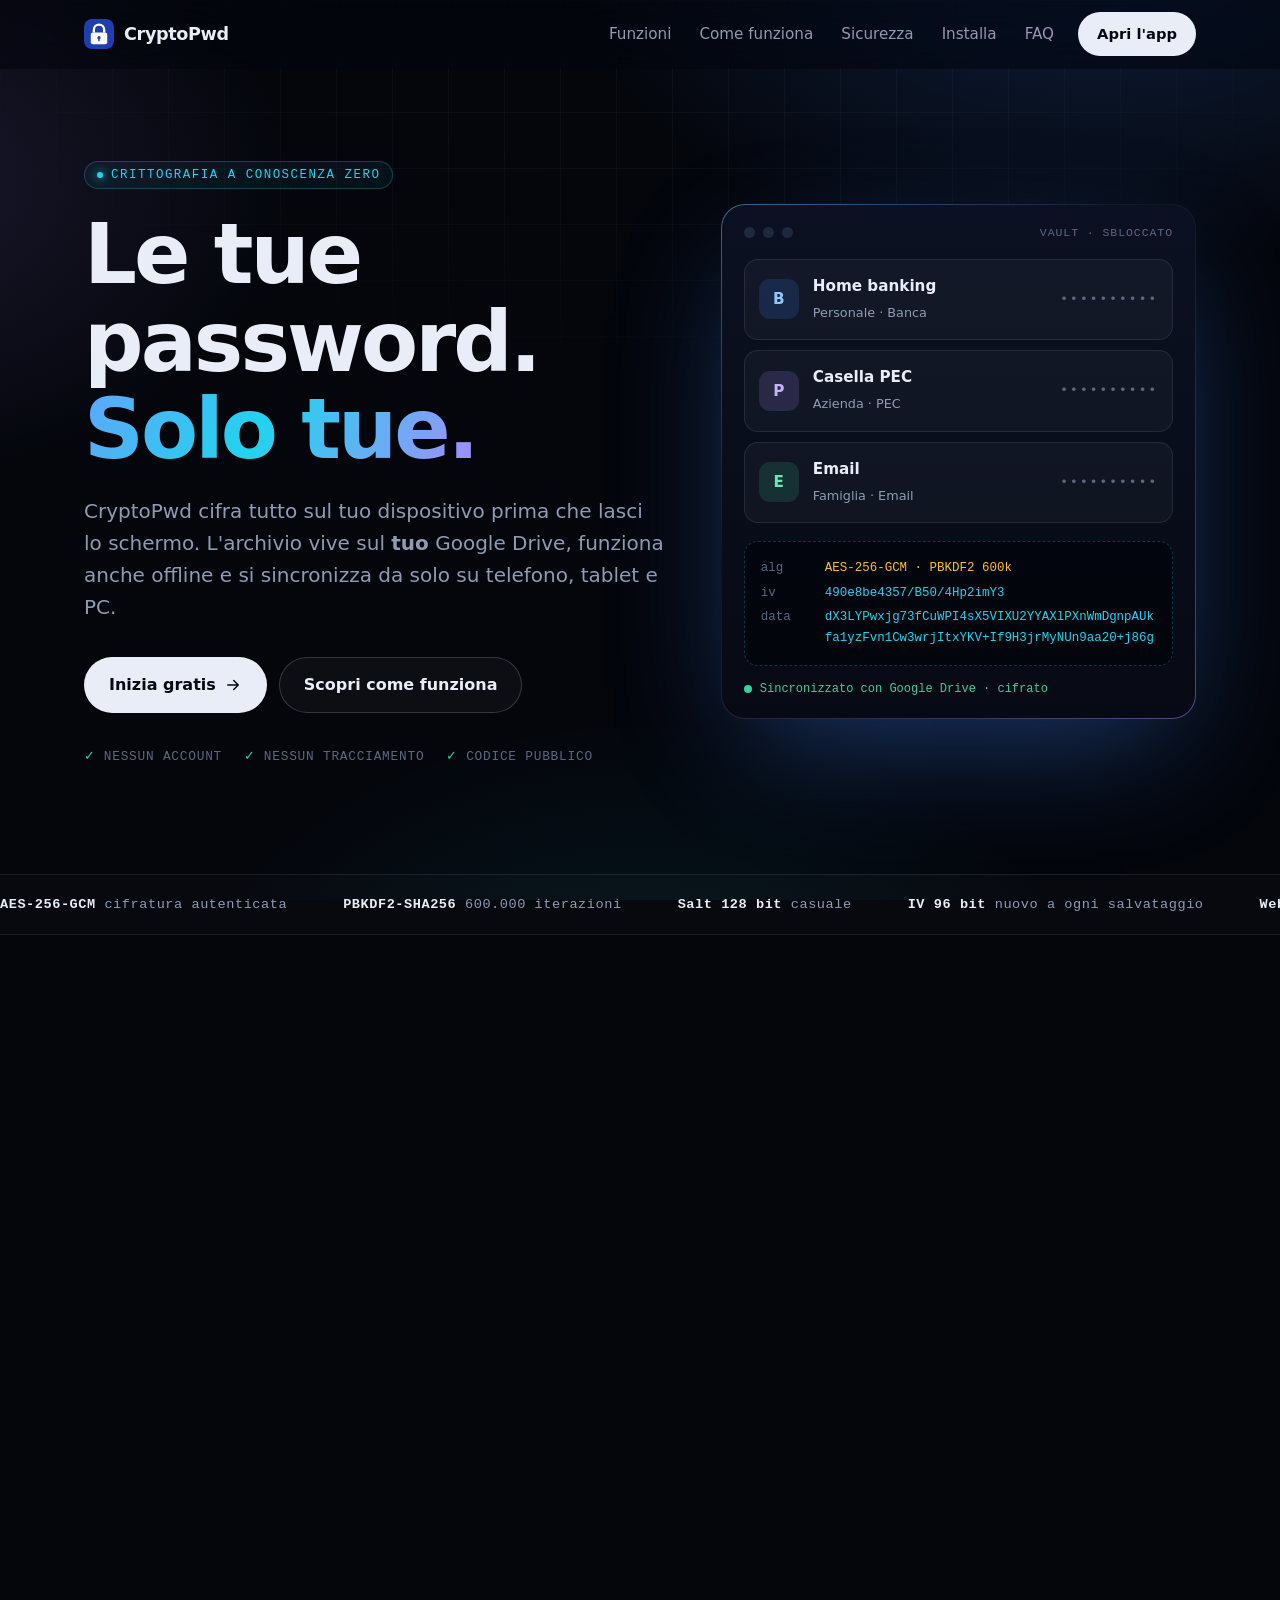
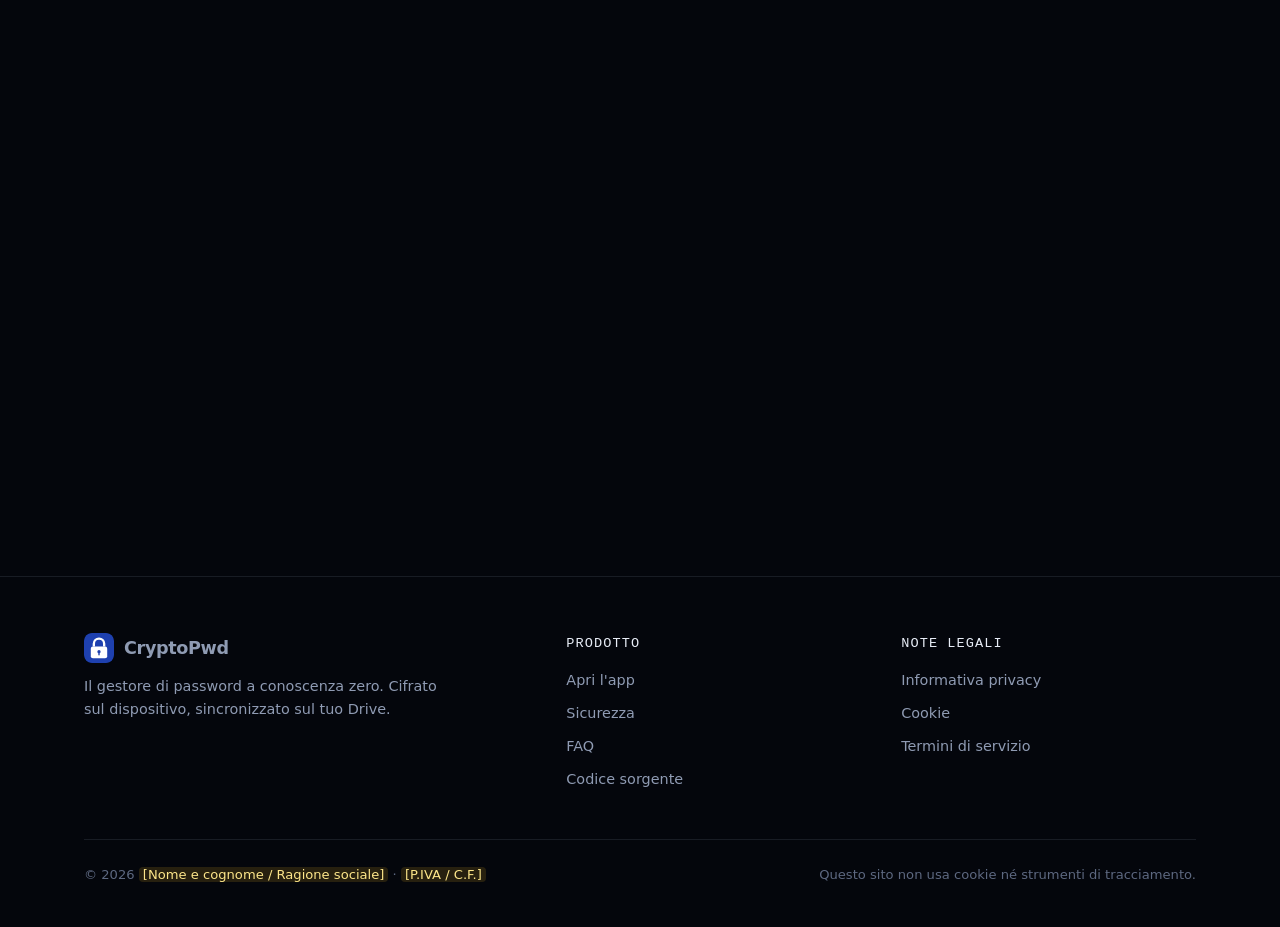
<file: index.html>
<!doctype html>
<html lang="it" class="no-js">
<head>
  <meta charset="utf-8">
  <meta name="viewport" content="width=device-width, initial-scale=1, viewport-fit=cover">
  <meta http-equiv="Content-Security-Policy" content="default-src 'self'; script-src 'self'; style-src 'self'; img-src 'self' data:; object-src 'none'; base-uri 'none'; form-action 'none'; frame-ancestors 'none'">
  <meta name="referrer" content="strict-origin-when-cross-origin">
  <title>CryptoPwd — Il gestore di password che cifra tutto sul tuo dispositivo</title>
  <meta name="description" content="CryptoPwd è il gestore di password a conoscenza zero: cifratura AES-256 sul dispositivo, archivio sul tuo Google Drive, funziona offline su telefono, tablet e PC. Nessun account, nessun tracciamento.">
  <meta name="theme-color" content="#04060c">
  <link rel="canonical" href="https://cryptopwd.it/">
  <link rel="icon" href="assets/icon.svg" type="image/svg+xml">
  <link rel="apple-touch-icon" href="assets/icon-192.png">
  <meta property="og:type" content="website">
  <meta property="og:locale" content="it_IT">
  <meta property="og:site_name" content="CryptoPwd">
  <meta property="og:title" content="CryptoPwd — Le tue password, solo tue">
  <meta property="og:description" content="Cifratura AES-256 sul dispositivo, archivio sul tuo Google Drive, funziona offline. Nessuno vede le tue password, nemmeno noi.">
  <meta property="og:url" content="https://cryptopwd.it/">
  <meta property="og:image" content="https://cryptopwd.it/assets/icon-192.png">
  <link rel="stylesheet" href="assets/style.css">
  <script src="assets/main.js" defer></script>
</head>
<body>
  <a class="skip" href="#main">Vai al contenuto</a>
  <div class="bg" aria-hidden="true"></div>

  <header class="header">
    <div class="wrap">
      <a class="brand" href="./" aria-label="CryptoPwd, home">
        <img src="assets/icon.svg" alt="" width="30" height="30">CryptoPwd
      </a>
      <nav class="nav" id="nav" aria-label="Principale">
        <a href="#funzioni">Funzioni</a>
        <a href="#come-funziona">Come funziona</a>
        <a href="#sicurezza">Sicurezza</a>
        <a href="#installa">Installa</a>
        <a href="#faq">FAQ</a>
      </nav>
      <a class="btn btn-primary btn-cta" href="https://app.cryptopwd.it/">Apri l'app</a>
      <button class="menu-btn" type="button" aria-controls="nav" aria-expanded="false" aria-label="Apri il menu">
        <svg width="20" height="20" viewBox="0 0 24 24" fill="none" stroke="currentColor" stroke-width="2" stroke-linecap="round" aria-hidden="true"><path d="M4 7h16M4 12h16M4 17h16"/></svg>
      </button>
    </div>
  </header>

  <main id="main">
    <!-- HERO -->
    <section class="hero">
      <div class="wrap">
        <div class="reveal">
          <span class="eyebrow">Crittografia a conoscenza zero</span>
          <h1>Le tue password.<br><span class="grad">Solo tue.</span></h1>
          <p class="lead">CryptoPwd cifra tutto sul tuo dispositivo prima che lasci lo schermo. L'archivio vive sul <strong>tuo</strong> Google Drive, funziona anche offline e si sincronizza da solo su telefono, tablet e PC.</p>
          <div class="hero-actions">
            <a class="btn btn-primary" href="https://app.cryptopwd.it/">
              Inizia gratis
              <svg viewBox="0 0 24 24" fill="none" stroke="currentColor" stroke-width="2" stroke-linecap="round" stroke-linejoin="round" aria-hidden="true"><path d="M5 12h14M13 6l6 6-6 6"/></svg>
            </a>
            <a class="btn btn-ghost" href="#come-funziona">Scopri come funziona</a>
          </div>
          <div class="hero-meta">
            <span>Nessun account</span>
            <span>Nessun tracciamento</span>
            <span>Codice pubblico</span>
          </div>
        </div>

        <div class="vault-card reveal" aria-label="Esempio: tre password nell'archivio e il dato cifrato che viene salvato su Drive">
          <div class="vault-inner">
            <div class="vault-top" aria-hidden="true"><i></i><i></i><i></i><b>VAULT · SBLOCCATO</b></div>
            <div class="entry">
              <div class="entry-ico a" aria-hidden="true">B</div>
              <div class="entry-txt"><strong>Home banking</strong><small>Personale · Banca</small></div>
              <span class="entry-pwd" aria-label="password nascosta">••••••••••</span>
            </div>
            <div class="entry">
              <div class="entry-ico b" aria-hidden="true">P</div>
              <div class="entry-txt"><strong>Casella PEC</strong><small>Azienda · PEC</small></div>
              <span class="entry-pwd" aria-label="password nascosta">••••••••••</span>
            </div>
            <div class="entry">
              <div class="entry-ico c" aria-hidden="true">E</div>
              <div class="entry-txt"><strong>Email</strong><small>Famiglia · Email</small></div>
              <span class="entry-pwd" aria-label="password nascosta">••••••••••</span>
            </div>
            <div class="cipher-box" aria-hidden="true">
              <div class="cipher-row"><span class="k">alg</span><span class="p">AES-256-GCM · PBKDF2 600k</span></div>
              <div class="cipher-row"><span class="k">iv</span><span class="v" id="demo-iv">a3f1c09e44b27d18e05c6f92</span></div>
              <div class="cipher-row"><span class="k">data</span><span class="v" id="demo-ct">Q2lmcmF0byBzdWwgZGlzcG9zaXRpdm8uIEdvb2dsZSB2ZWRlIHNvbG8gcXVlc3Rv</span></div>
            </div>
            <div class="vault-status"><span class="pulse"></span>Sincronizzato con Google Drive · cifrato</div>
          </div>
        </div>
      </div>
    </section>

    <div class="ticker" aria-hidden="true">
      <div class="ticker-track">
        <span><b>AES-256-GCM</b> cifratura autenticata</span>
        <span><b>PBKDF2-SHA256</b> 600.000 iterazioni</span>
        <span><b>Salt 128 bit</b> casuale</span>
        <span><b>IV 96 bit</b> nuovo a ogni salvataggio</span>
        <span><b>WebCrypto</b> chiave non esportabile</span>
        <span><b>drive.file</b> accesso minimo</span>
        <span><b>Zero</b> librerie esterne</span>
        <span><b>PWA</b> offline-first</span>
        <span><b>AES-256-GCM</b> cifratura autenticata</span>
        <span><b>PBKDF2-SHA256</b> 600.000 iterazioni</span>
        <span><b>Salt 128 bit</b> casuale</span>
        <span><b>IV 96 bit</b> nuovo a ogni salvataggio</span>
        <span><b>WebCrypto</b> chiave non esportabile</span>
        <span><b>drive.file</b> accesso minimo</span>
        <span><b>Zero</b> librerie esterne</span>
        <span><b>PWA</b> offline-first</span>
      </div>
    </div>

    <!-- FUNZIONI -->
    <section id="funzioni">
      <div class="wrap">
        <div class="section-head reveal">
          <span class="eyebrow">Funzioni</span>
          <h2>Tutto quello che serve.<br><span class="muted">Niente di quello che non serve.</span></h2>
          <p class="lead">Pensato per chi gestisce le password di sé, della famiglia e dell'azienda, ed è stanco di affidarle a un server sconosciuto.</p>
        </div>

        <div class="bento">
          <article class="tile wide reveal">
            <div class="ico" aria-hidden="true"><svg viewBox="0 0 24 24" fill="none" stroke="currentColor" stroke-width="1.8" stroke-linecap="round" stroke-linejoin="round"><rect x="4" y="10" width="16" height="11" rx="3"/><path d="M8 10V7a4 4 0 0 1 8 0v3"/><circle cx="12" cy="15.5" r="1.4"/></svg></div>
            <h3>Cifrato sul dispositivo</h3>
            <p>Le password vengono cifrate con AES-256 prima di essere salvate o inviate. La chiave nasce dalla tua password principale e resta solo in memoria: quando l'app si blocca, sparisce.</p>
          </article>
          <article class="tile wide reveal">
            <div class="ico" aria-hidden="true"><svg viewBox="0 0 24 24" fill="none" stroke="currentColor" stroke-width="1.8" stroke-linecap="round" stroke-linejoin="round"><path d="M7 18a5 5 0 0 1-.6-9.96A6 6 0 0 1 18 9a4.5 4.5 0 0 1-.5 9H7z"/><path d="M12 12v5M9.5 14.5 12 12l2.5 2.5"/></svg></div>
            <h3>Sul tuo Google Drive</h3>
            <p>L'archivio cifrato vive nel tuo spazio. Nessun server nostro, nessun abbonamento. L'app vede solo i file che ha creato lei, non il resto del tuo Drive.</p>
          </article>
          <article class="tile reveal">
            <div class="ico" aria-hidden="true"><svg viewBox="0 0 24 24" fill="none" stroke="currentColor" stroke-width="1.8" stroke-linecap="round" stroke-linejoin="round"><path d="M21 12a9 9 0 0 1-15.3 6.4M3 12A9 9 0 0 1 18.3 5.6"/><path d="M18 2v4h-4M6 22v-4h4"/></svg></div>
            <h3>Sincronizzazione intelligente</h3>
            <p>Le modifiche fatte offline su più dispositivi vengono unite voce per voce. Le eliminazioni si propagano.</p>
          </article>
          <article class="tile reveal">
            <div class="ico" aria-hidden="true"><svg viewBox="0 0 24 24" fill="none" stroke="currentColor" stroke-width="1.8" stroke-linecap="round" stroke-linejoin="round"><path d="M2 8.5a15 15 0 0 1 20 0M5 12a10 10 0 0 1 14 0M8.5 15.5a5 5 0 0 1 7 0"/><path d="M3 3l18 18"/></svg></div>
            <h3>Funziona offline</h3>
            <p>Una copia cifrata resta su ogni dispositivo: le password si leggono anche in aereo o senza campo.</p>
          </article>
          <article class="tile reveal">
            <div class="ico" aria-hidden="true"><svg viewBox="0 0 24 24" fill="none" stroke="currentColor" stroke-width="1.8" stroke-linecap="round" stroke-linejoin="round"><path d="M12 3l8 3v6c0 4.5-3.4 8.3-8 9-4.6-.7-8-4.5-8-9V6l8-3z"/><path d="M3 3l18 18"/></svg></div>
            <h3>Modalità riservata</h3>
            <p>Per il desktop remoto o lo schermo condiviso: dati coperti, visibili solo tenendo premuto. Doppio Esc blocca tutto.</p>
          </article>
          <article class="tile reveal">
            <div class="ico" aria-hidden="true"><svg viewBox="0 0 24 24" fill="none" stroke="currentColor" stroke-width="1.8" stroke-linecap="round" stroke-linejoin="round"><circle cx="9" cy="8" r="3.2"/><path d="M3 19c.6-3 3-4.8 6-4.8s5.4 1.8 6 4.8"/><path d="M16 5.2a3 3 0 0 1 0 5.6M18.5 14.6c1.4.7 2.3 2.2 2.5 4.4"/></svg></div>
            <h3>Soggetti e categorie</h3>
            <p>Tu, i familiari, la tua azienda: ognuno con le sue categorie (Banca, Email, PEC…). Filtri istantanei.</p>
          </article>
          <article class="tile reveal">
            <div class="ico" aria-hidden="true"><svg viewBox="0 0 24 24" fill="none" stroke="currentColor" stroke-width="1.8" stroke-linecap="round" stroke-linejoin="round"><path d="M4 7h3l2-3h6l2 3h3v12H4z"/><path d="M9 13h6M12 10v6"/></svg></div>
            <h3>Generatore robusto</h3>
            <p>Password casuali e lunghe con un tocco, generate dal motore crittografico del dispositivo.</p>
          </article>
          <article class="tile reveal">
            <div class="ico" aria-hidden="true"><svg viewBox="0 0 24 24" fill="none" stroke="currentColor" stroke-width="1.8" stroke-linecap="round" stroke-linejoin="round"><rect x="8" y="3" width="8" height="4" rx="1.2"/><path d="M16 5h2a2 2 0 0 1 2 2v12a2 2 0 0 1-2 2H6a2 2 0 0 1-2-2V7a2 2 0 0 1 2-2h2"/><path d="M12 11v4l2.5 1.5"/></svg></div>
            <h3>Appunti a tempo</h3>
            <p>Copi la password e dopo 30 secondi gli appunti si svuotano da soli. Blocco automatico per inattività.</p>
          </article>
          <article class="tile full reveal">
            <div class="ico" aria-hidden="true"><svg viewBox="0 0 24 24" fill="none" stroke="currentColor" stroke-width="1.8" stroke-linecap="round" stroke-linejoin="round"><path d="M12 3v12M7 10l5 5 5-5"/><path d="M4 17v2a2 2 0 0 0 2 2h12a2 2 0 0 0 2-2v-2"/></svg></div>
            <h3>I tuoi dati restano portabili</h3>
            <p>Importa da Chrome, Firefox, Bitwarden e da qualsiasi file CSV. Esporta in ogni momento un backup cifrato. Nessuna gabbia: se un giorno vorrai andare altrove, porti tutto con te.</p>
          </article>
        </div>
      </div>
    </section>

    <!-- COME FUNZIONA -->
    <section id="come-funziona">
      <div class="wrap">
        <div class="section-head center reveal">
          <span class="eyebrow">Architettura</span>
          <h2>Un file cifrato.<br><span class="grad">Ovunque tu sia.</span></h2>
          <p class="lead">Ogni dispositivo ha la sua copia cifrata. Google Drive fa da punto d'incontro. La decifratura avviene solo sullo schermo che hai in mano.</p>
        </div>

        <div class="flow reveal" role="img" aria-label="Schema: il telefono e il PC hanno ciascuno una copia locale cifrata e si sincronizzano con un unico file cifrato su Google Drive">
          <div class="node">
            <svg viewBox="0 0 24 24" fill="none" stroke="currentColor" stroke-width="1.6" stroke-linecap="round" stroke-linejoin="round" aria-hidden="true"><rect x="6.5" y="2.5" width="11" height="19" rx="2.5"/><path d="M11 18.5h2"/></svg>
            <strong>Telefono</strong>
            <small>copia locale · cifrata</small>
          </div>
          <div class="link" aria-hidden="true"></div>
          <div class="node cloud">
            <svg viewBox="0 0 24 24" fill="none" stroke="currentColor" stroke-width="1.6" stroke-linecap="round" stroke-linejoin="round" aria-hidden="true"><path d="M7 19a5 5 0 0 1-.6-9.96A6 6 0 0 1 18 10a4.5 4.5 0 0 1-.5 9H7z"/><rect x="9.5" y="12.5" width="5" height="4" rx="1"/><path d="M10.5 12.5v-1a1.5 1.5 0 0 1 3 0v1"/></svg>
            <strong>Google Drive</strong>
            <small>cryptopwd-vault.json · cifrato</small>
          </div>
          <div class="link" aria-hidden="true"></div>
          <div class="node">
            <svg viewBox="0 0 24 24" fill="none" stroke="currentColor" stroke-width="1.6" stroke-linecap="round" stroke-linejoin="round" aria-hidden="true"><rect x="2.5" y="4" width="19" height="13" rx="2"/><path d="M8 21h8M12 17v4"/></svg>
            <strong>PC</strong>
            <small>copia locale · cifrata</small>
          </div>
        </div>
        <p class="flow-note reveal">↑ la decifratura avviene <b>solo qui</b>, sul dispositivo, con la tua password principale</p>
      </div>
    </section>

    <!-- SICUREZZA -->
    <section id="sicurezza">
      <div class="wrap split">
        <div class="reveal">
          <span class="eyebrow">Sicurezza</span>
          <h2>Progettato perché nessuno possa leggerle.<br><span class="grad">Neanche noi.</span></h2>
          <p class="lead">CryptoPwd non ha un server che custodisce i tuoi dati. Google, l'hosting dell'app e chiunque altro vedono solo blocchi di dati illeggibili.</p>
          <ul class="checklist">
            <li><span><strong>Content-Security-Policy restrittiva</strong>: la pagina non carica codice da terze parti.</span></li>
            <li><span><strong>Nessuna libreria esterna</strong>: solo le API crittografiche native del browser.</span></li>
            <li><span><strong>Manomissioni rilevate</strong>: la cifratura autenticata rifiuta dati alterati.</span></li>
            <li><span><strong>Accesso minimo a Drive</strong>: lo scope <span class="mono">drive.file</span> vede solo il file dell'app.</span></li>
          </ul>
          <p class="warning"><strong>La password principale non è recuperabile.</strong> È il prezzo della vera riservatezza: nessuno ha una copia della tua chiave. Scrivila su carta e conservala in un luogo sicuro.</p>
        </div>

        <dl class="spec reveal">
          <div class="spec-row"><dt>Derivazione chiave</dt><dd><code>PBKDF2-SHA256</code> · 600.000 iterazioni · salt casuale di 128 bit</dd></div>
          <div class="spec-row"><dt>Cifratura</dt><dd><code>AES-256-GCM</code> · IV casuale di 96 bit a ogni salvataggio · dati autenticati</dd></div>
          <div class="spec-row"><dt>Dove vive la chiave</dt><dd>Solo in memoria, come <code>CryptoKey</code> non esportabile. Cancellata al blocco.</dd></div>
          <div class="spec-row"><dt>Cosa va su Drive</dt><dd>L'archivio cifrato con i parametri pubblici (salt, iterazioni) e gli eventuali allegati, cifrati anch'essi. Nient'altro.</dd></div>
          <div class="spec-row"><dt>Sul dispositivo</dt><dd>Copia cifrata in IndexedDB, per l'uso offline.</dd></div>
          <div class="spec-row"><dt>Permessi Google</dt><dd><code>drive.file</code>: l'app vede solo i file creati da lei.</dd></div>
          <div class="spec-row"><dt>Tracciamento</dt><dd>Nessuno. Niente analytics, niente cookie di profilazione, niente pubblicità.</dd></div>
        </dl>
      </div>
    </section>

    <!-- INSTALLA -->
    <section id="installa">
      <div class="wrap">
        <div class="section-head reveal">
          <span class="eyebrow">Inizia</span>
          <h2>Pronto in un minuto.<br><span class="muted">Senza app store.</span></h2>
          <p class="lead">CryptoPwd è una web app installabile (PWA): si apre dal browser e si aggiunge alla schermata Home come un'app nativa.</p>
        </div>
        <div class="steps">
          <div class="step reveal"><h3>Apri l'app</h3><p>Vai su <span class="mono">app.cryptopwd.it</span> dal dispositivo che preferisci.</p></div>
          <div class="step reveal"><h3>Crea il tuo archivio</h3><p>Scegli una password principale robusta e collega il tuo Google Drive.</p></div>
          <div class="step reveal"><h3>Aggiungi gli altri dispositivi</h3><p>Scegli "Ripristina da Google Drive", stesso account, stessa password principale. Fatto.</p></div>
        </div>
        <div class="platforms">
          <div class="platform reveal">
            <svg viewBox="0 0 24 24" fill="none" stroke="currentColor" stroke-width="1.6" stroke-linecap="round" stroke-linejoin="round" aria-hidden="true"><rect x="6.5" y="2.5" width="11" height="19" rx="2.5"/><path d="M11 18.5h2"/></svg>
            <div><strong>Android</strong><span>Chrome → menu ⋮ → Installa app</span></div>
          </div>
          <div class="platform reveal">
            <svg viewBox="0 0 24 24" fill="none" stroke="currentColor" stroke-width="1.6" stroke-linecap="round" stroke-linejoin="round" aria-hidden="true"><rect x="5" y="2.5" width="14" height="19" rx="3"/><path d="M10 5h4"/></svg>
            <div><strong>iPhone e iPad</strong><span>Safari → Condividi → Aggiungi alla schermata Home</span></div>
          </div>
          <div class="platform reveal">
            <svg viewBox="0 0 24 24" fill="none" stroke="currentColor" stroke-width="1.6" stroke-linecap="round" stroke-linejoin="round" aria-hidden="true"><rect x="2.5" y="4" width="19" height="13" rx="2"/><path d="M8 21h8M12 17v4"/></svg>
            <div><strong>Windows, Mac, Linux</strong><span>Chrome o Edge → icona di installazione nella barra</span></div>
          </div>
        </div>
      </div>
    </section>

    <!-- FAQ -->
    <section id="faq">
      <div class="wrap">
        <div class="section-head center reveal">
          <span class="eyebrow">Domande frequenti</span>
          <h2>Le risposte, in chiaro.</h2>
        </div>
        <div class="faq reveal">
          <details>
            <summary>CryptoPwd può vedere le mie password?</summary>
            <p>No. Le password vengono cifrate sul tuo dispositivo con una chiave derivata dalla tua password principale, che non lascia mai il dispositivo. Noi non abbiamo server che ricevono i tuoi dati e Google conserva solo un file illeggibile.</p>
          </details>
          <details>
            <summary>Cosa succede se dimentico la password principale?</summary>
            <p>I dati non sono recuperabili, da nessuno. È una scelta di progetto: se esistesse un modo per recuperarla, esisterebbe anche un modo per rubarla. Conserva la password principale in un luogo sicuro.</p>
          </details>
          <details>
            <summary>Perché serve Google Drive?</summary>
            <p>Per sincronizzare i dispositivi senza un server intermedio. L'app usa il permesso più ristretto possibile (<span class="mono">drive.file</span>): può vedere e modificare solo il file che ha creato, non i tuoi documenti, le foto o gli altri file.</p>
          </details>
          <details>
            <summary>Posso usarlo senza Google Drive?</summary>
            <p>Sì. Puoi tenere l'archivio solo sul dispositivo ed esportare manualmente un backup cifrato. Perdi la sincronizzazione automatica tra dispositivi.</p>
          </details>
          <details>
            <summary>Funziona senza connessione?</summary>
            <p>Sì. Ogni dispositivo mantiene una copia cifrata locale. Le modifiche fatte offline vengono sincronizzate e unite appena torna la rete.</p>
          </details>
          <details>
            <summary>Quanto costa?</summary>
            <p>CryptoPwd è gratuito. Lo spazio occupato su Google Drive è minimo: pochi kilobyte anche con centinaia di password.</p>
          </details>
          <details>
            <summary>Posso importare le password che ho già?</summary>
            <p>Sì, da un file CSV esportato da Chrome, Firefox, Bitwarden e dalla maggior parte dei gestori di password. Ricordati di eliminare il file CSV dopo l'importazione: contiene le password in chiaro.</p>
          </details>
        </div>
      </div>
    </section>

    <!-- CTA -->
    <section>
      <div class="wrap">
        <div class="cta-box reveal">
          <h2>Riprendi il controllo<br><span class="grad">delle tue password.</span></h2>
          <p class="lead center">Gratis, senza account, senza tracciamento. Cifrato dal primo istante.</p>
          <div class="hero-actions">
            <a class="btn btn-primary" href="https://app.cryptopwd.it/">
              Apri CryptoPwd
              <svg viewBox="0 0 24 24" fill="none" stroke="currentColor" stroke-width="2" stroke-linecap="round" stroke-linejoin="round" aria-hidden="true"><path d="M5 12h14M13 6l6 6-6 6"/></svg>
            </a>
          </div>
        </div>
      </div>
    </section>
  </main>

  <footer class="footer">
    <div class="wrap">
      <div class="footer-grid">
        <div>
          <a class="brand" href="./"><img src="assets/icon.svg" alt="" width="30" height="30">CryptoPwd</a>
          <p>Il gestore di password a conoscenza zero. Cifrato sul dispositivo, sincronizzato sul tuo Drive.</p>
        </div>
        <div>
          <h4>Prodotto</h4>
          <ul>
            <li><a href="https://app.cryptopwd.it/">Apri l'app</a></li>
            <li><a href="#sicurezza">Sicurezza</a></li>
            <li><a href="#faq">FAQ</a></li>
            <li><a href="https://github.com/adrimas87/cryptopwd">Codice sorgente</a></li>
          </ul>
        </div>
        <div>
          <h4>Note legali</h4>
          <ul>
            <li><a href="privacy/">Informativa privacy</a></li>
            <li><a href="privacy/#cookie">Cookie</a></li>
            <li><a href="termini/">Termini di servizio</a></li>
          </ul>
        </div>
      </div>
      <div class="footer-bottom">
        <span>© <span data-year>2026</span> <em class="fill">[Nome e cognome / Ragione sociale]</em> · <em class="fill">[P.IVA / C.F.]</em></span>
        <span>Questo sito non usa cookie né strumenti di tracciamento.</span>
      </div>
    </div>
  </footer>
</body>
</html>
</file>
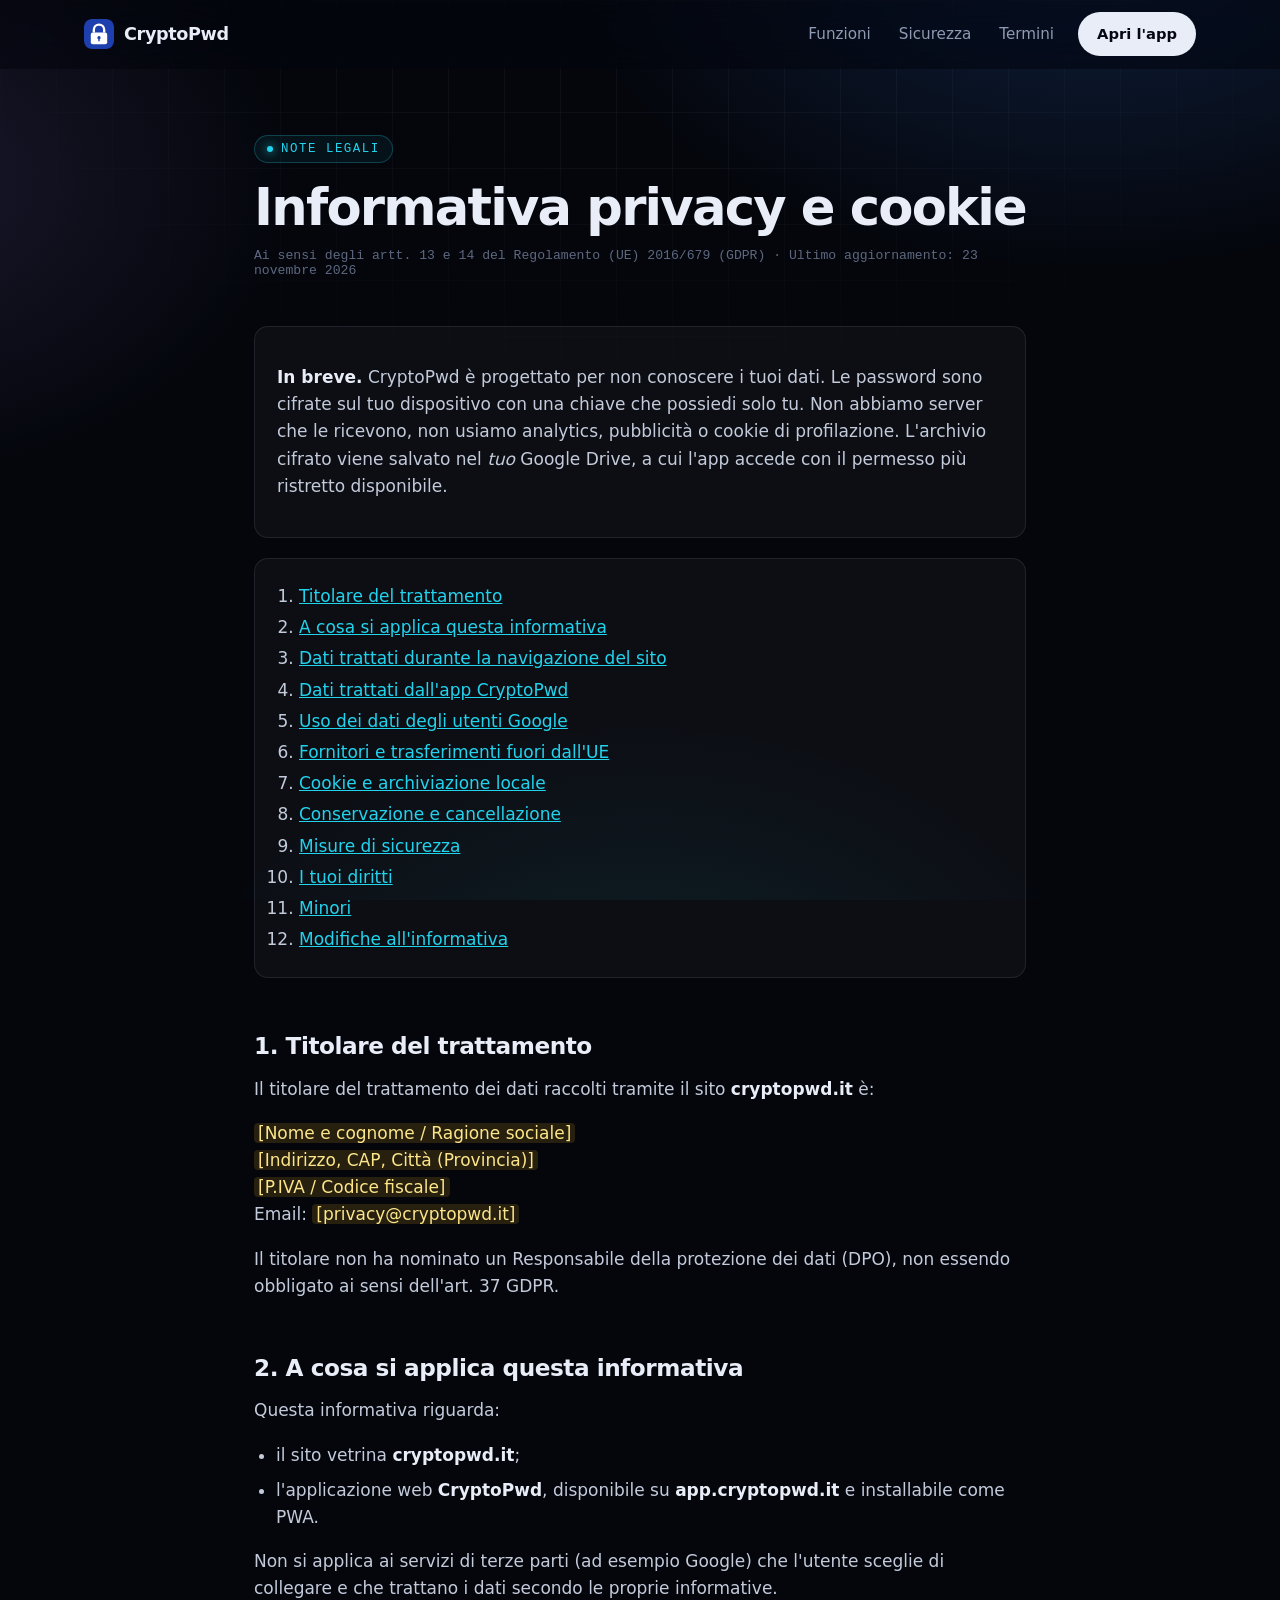
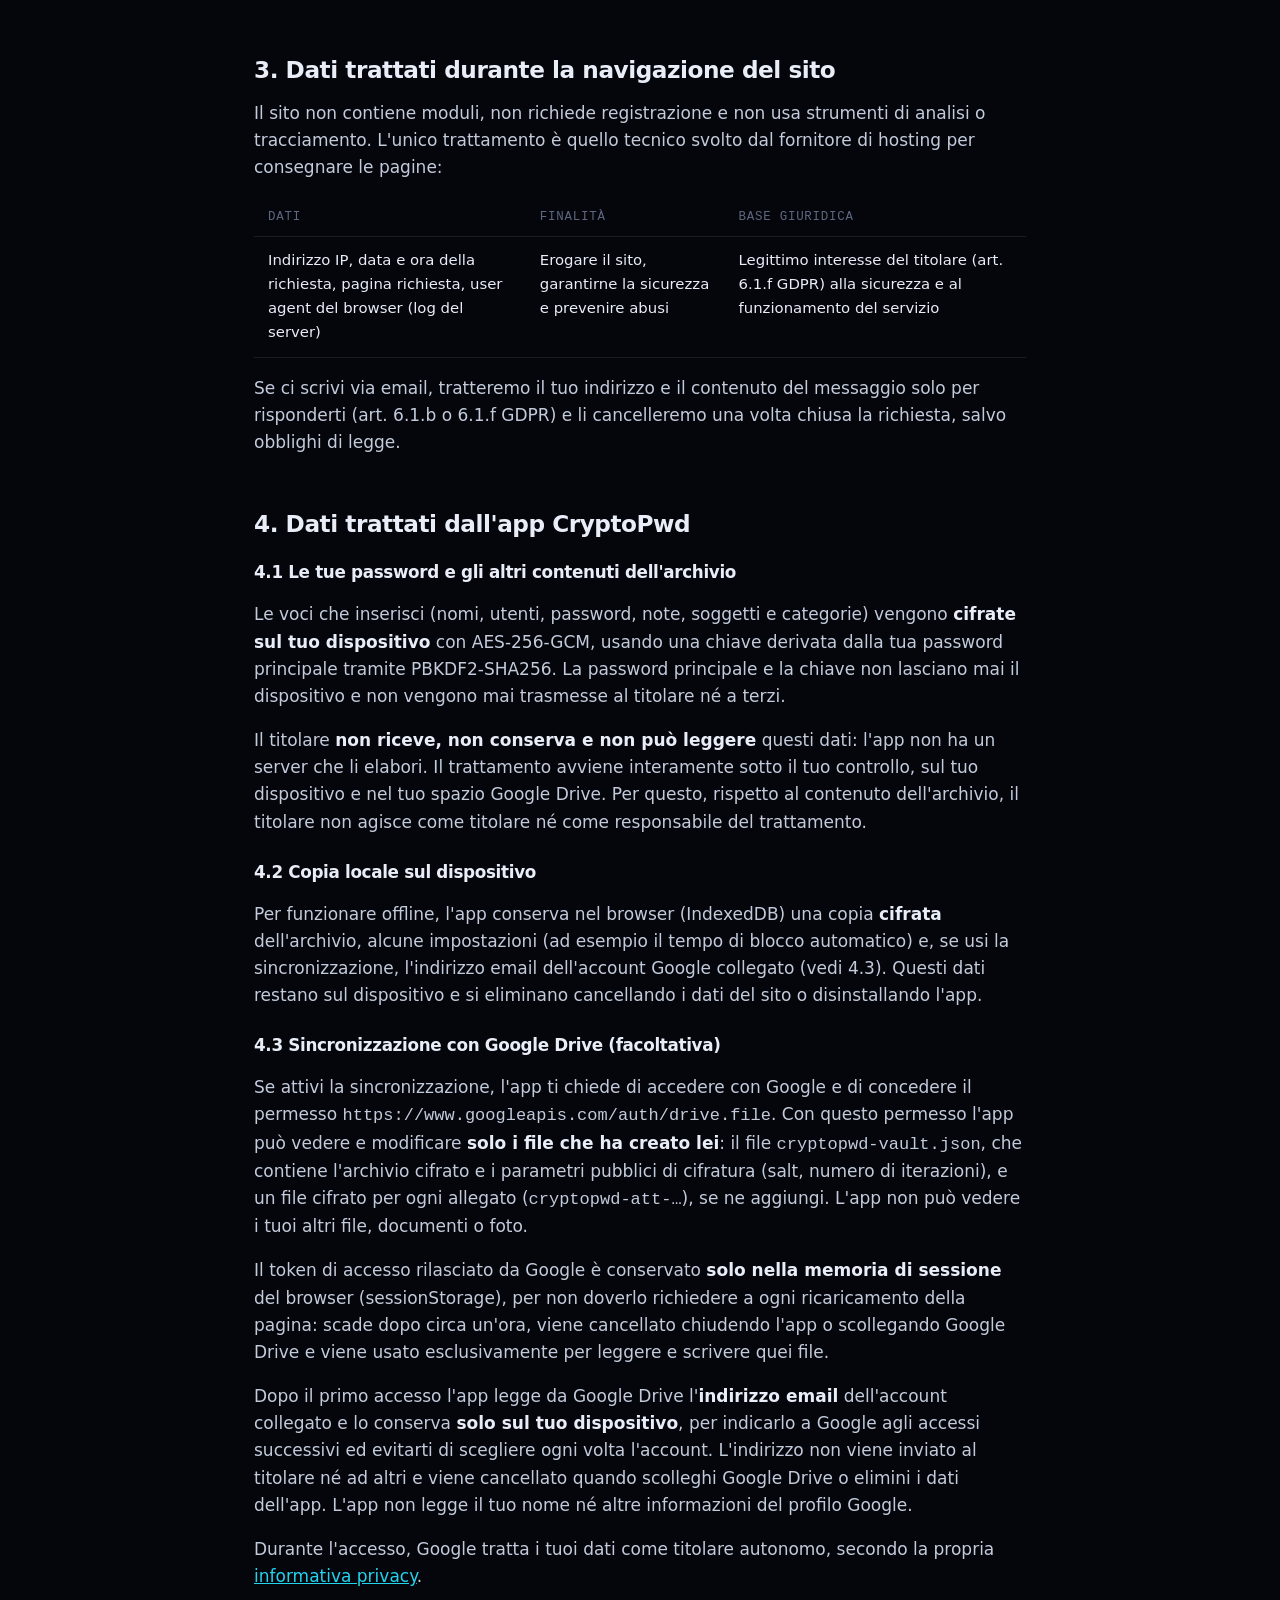
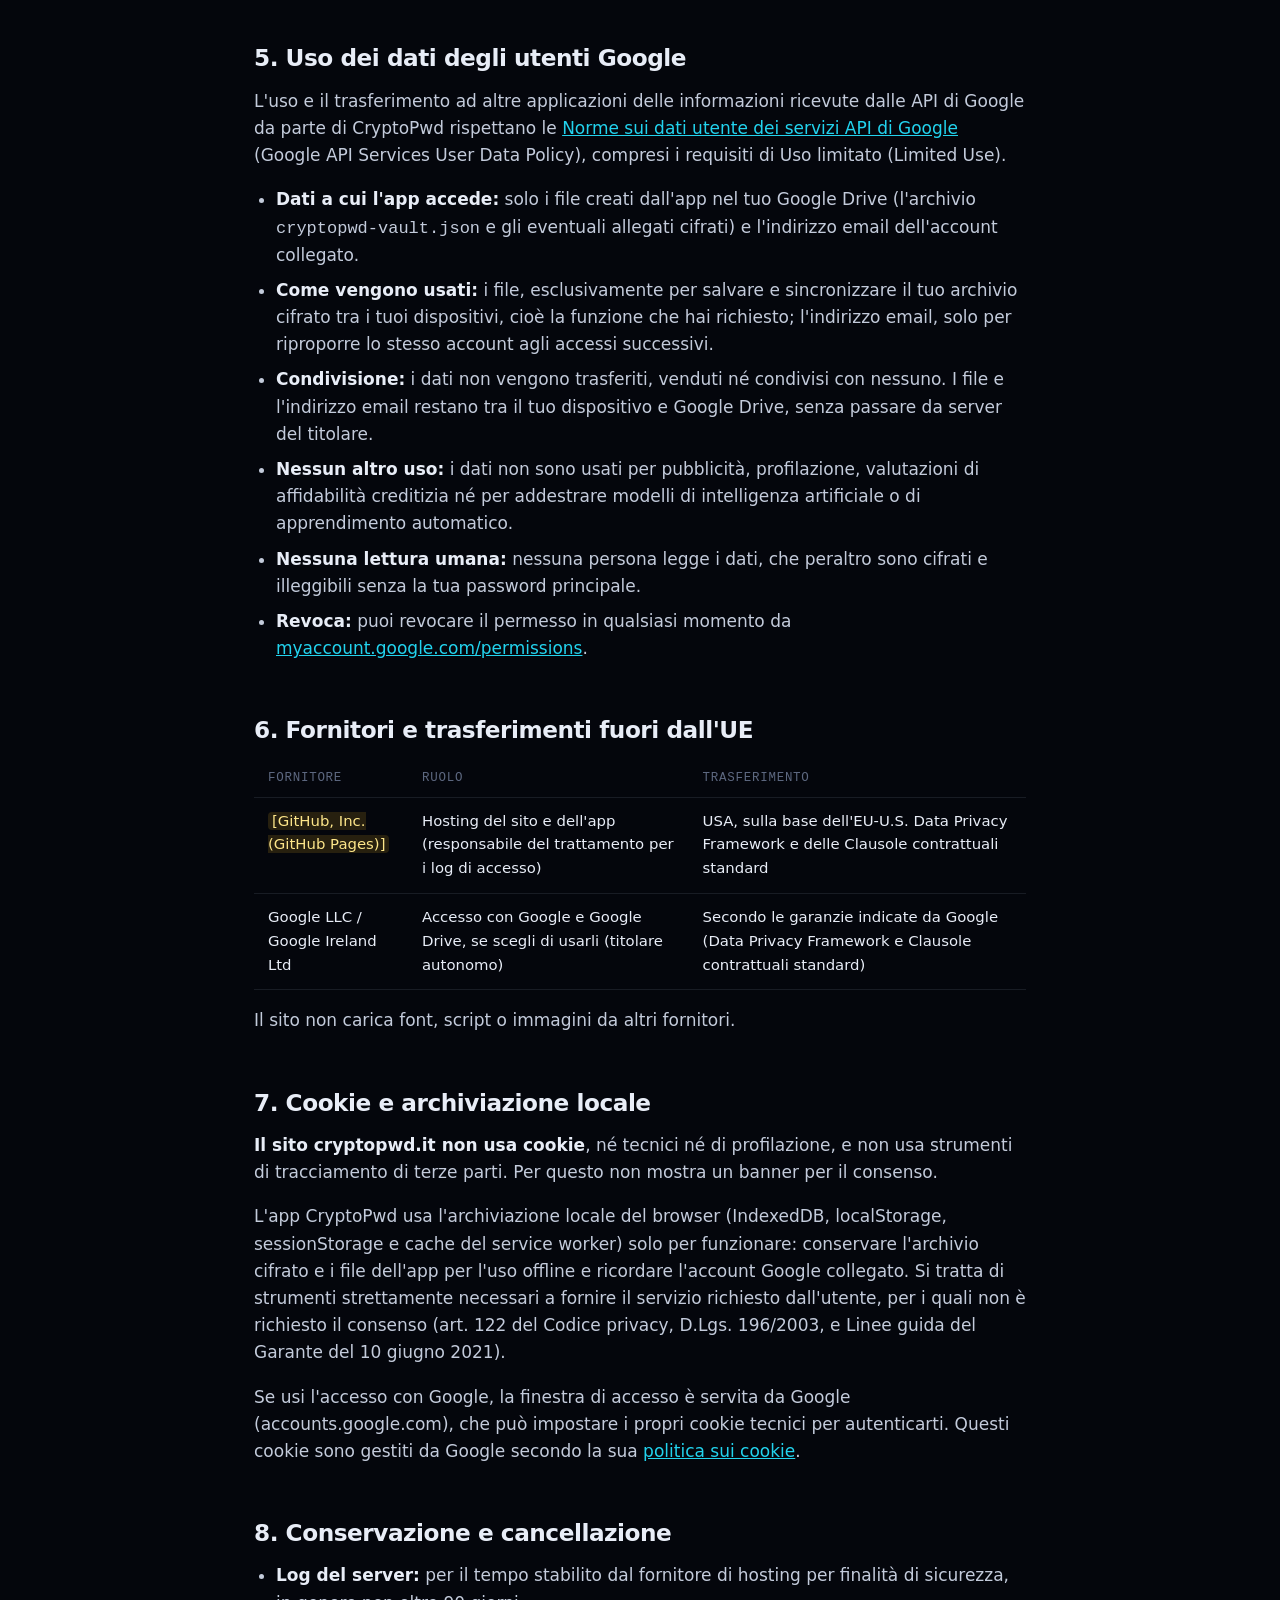
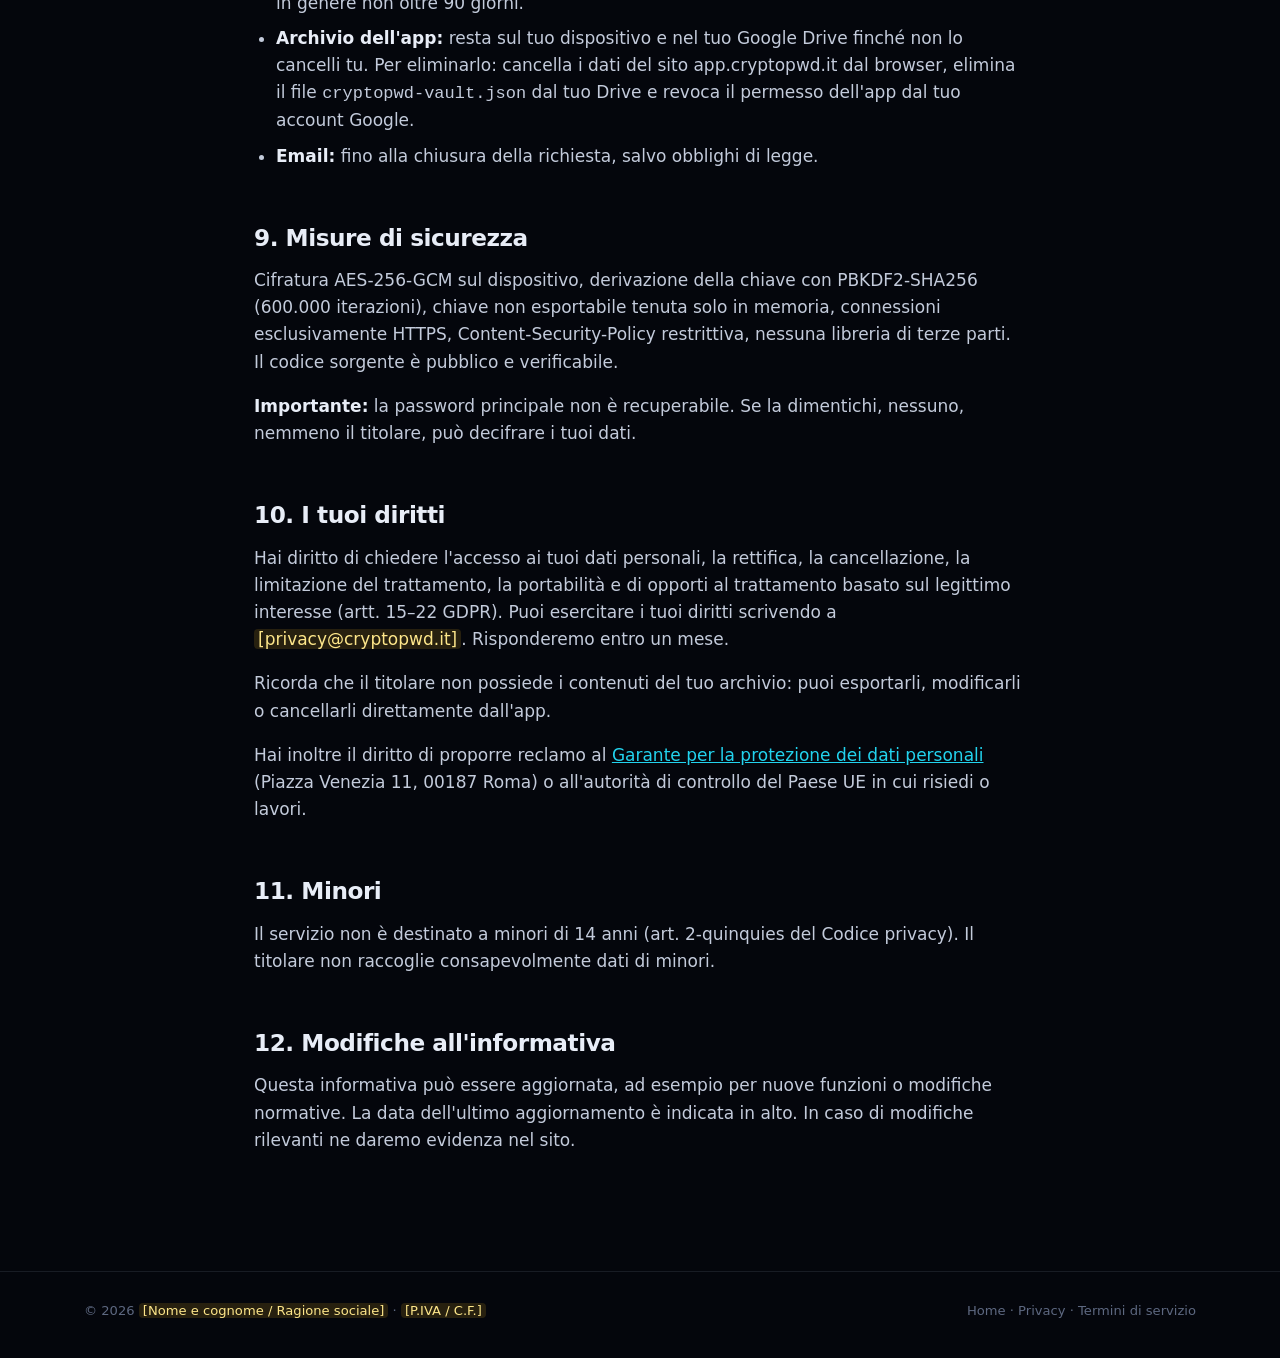
<file: privacy/index.html>
<!doctype html>
<html lang="it" class="no-js">
<head>
  <meta charset="utf-8">
  <meta name="viewport" content="width=device-width, initial-scale=1, viewport-fit=cover">
  <meta http-equiv="Content-Security-Policy" content="default-src 'self'; script-src 'self'; style-src 'self'; img-src 'self' data:; object-src 'none'; base-uri 'none'; form-action 'none'; frame-ancestors 'none'">
  <meta name="referrer" content="strict-origin-when-cross-origin">
  <title>Informativa privacy e cookie — CryptoPwd</title>
  <meta name="description" content="Informativa sul trattamento dei dati personali (art. 13 GDPR) e sui cookie di CryptoPwd e del sito cryptopwd.it.">
  <meta name="theme-color" content="#04060c">
  <link rel="canonical" href="https://cryptopwd.it/privacy/">
  <link rel="icon" href="../assets/icon.svg" type="image/svg+xml">
  <link rel="stylesheet" href="../assets/style.css">
  <script src="../assets/main.js" defer></script>
</head>
<body>
  <a class="skip" href="#main">Vai al contenuto</a>
  <div class="bg" aria-hidden="true"></div>

  <header class="header">
    <div class="wrap">
      <a class="brand" href="../" aria-label="CryptoPwd, home"><img src="../assets/icon.svg" alt="" width="30" height="30">CryptoPwd</a>
      <nav class="nav" id="nav" aria-label="Principale">
        <a href="../#funzioni">Funzioni</a>
        <a href="../#sicurezza">Sicurezza</a>
        <a href="../termini/">Termini</a>
      </nav>
      <a class="btn btn-primary btn-cta" href="https://app.cryptopwd.it/">Apri l'app</a>
      <button class="menu-btn" type="button" aria-controls="nav" aria-expanded="false" aria-label="Apri il menu">
        <svg width="20" height="20" viewBox="0 0 24 24" fill="none" stroke="currentColor" stroke-width="2" stroke-linecap="round" aria-hidden="true"><path d="M4 7h16M4 12h16M4 17h16"/></svg>
      </button>
    </div>
  </header>

  <main id="main" class="legal">
    <div class="wrap">
      <span class="eyebrow">Note legali</span>
      <h1>Informativa privacy e cookie</h1>
      <p class="updated">Ai sensi degli artt. 13 e 14 del Regolamento (UE) 2016/679 (GDPR) · Ultimo aggiornamento: 23 novembre 2026</p>

      <div class="box">
        <p><strong>In breve.</strong> CryptoPwd è progettato per non conoscere i tuoi dati. Le password sono cifrate sul tuo dispositivo con una chiave che possiedi solo tu. Non abbiamo server che le ricevono, non usiamo analytics, pubblicità o cookie di profilazione. L'archivio cifrato viene salvato nel <em>tuo</em> Google Drive, a cui l'app accede con il permesso più ristretto disponibile.</p>
      </div>

      <nav class="toc" aria-label="Indice">
        <ol>
          <li><a href="#titolare">Titolare del trattamento</a></li>
          <li><a href="#ambito">A cosa si applica questa informativa</a></li>
          <li><a href="#sito">Dati trattati durante la navigazione del sito</a></li>
          <li><a href="#app">Dati trattati dall'app CryptoPwd</a></li>
          <li><a href="#google">Uso dei dati degli utenti Google</a></li>
          <li><a href="#fornitori">Fornitori e trasferimenti fuori dall'UE</a></li>
          <li><a href="#cookie">Cookie e archiviazione locale</a></li>
          <li><a href="#conservazione">Conservazione e cancellazione</a></li>
          <li><a href="#sicurezza">Misure di sicurezza</a></li>
          <li><a href="#diritti">I tuoi diritti</a></li>
          <li><a href="#minori">Minori</a></li>
          <li><a href="#modifiche">Modifiche all'informativa</a></li>
        </ol>
      </nav>

      <h2 id="titolare">1. Titolare del trattamento</h2>
      <p>Il titolare del trattamento dei dati raccolti tramite il sito <strong>cryptopwd.it</strong> è:</p>
      <p><em class="fill">[Nome e cognome / Ragione sociale]</em><br>
        <em class="fill">[Indirizzo, CAP, Città (Provincia)]</em><br>
        <em class="fill">[P.IVA / Codice fiscale]</em><br>
        Email: <em class="fill">[privacy@cryptopwd.it]</em></p>
      <p>Il titolare non ha nominato un Responsabile della protezione dei dati (DPO), non essendo obbligato ai sensi dell'art. 37 GDPR.</p>

      <h2 id="ambito">2. A cosa si applica questa informativa</h2>
      <p>Questa informativa riguarda:</p>
      <ul>
        <li>il sito vetrina <strong>cryptopwd.it</strong>;</li>
        <li>l'applicazione web <strong>CryptoPwd</strong>, disponibile su <strong>app.cryptopwd.it</strong> e installabile come PWA.</li>
      </ul>
      <p>Non si applica ai servizi di terze parti (ad esempio Google) che l'utente sceglie di collegare e che trattano i dati secondo le proprie informative.</p>

      <h2 id="sito">3. Dati trattati durante la navigazione del sito</h2>
      <p>Il sito non contiene moduli, non richiede registrazione e non usa strumenti di analisi o tracciamento. L'unico trattamento è quello tecnico svolto dal fornitore di hosting per consegnare le pagine:</p>
      <table>
        <thead><tr><th>Dati</th><th>Finalità</th><th>Base giuridica</th></tr></thead>
        <tbody>
          <tr><td>Indirizzo IP, data e ora della richiesta, pagina richiesta, user agent del browser (log del server)</td><td>Erogare il sito, garantirne la sicurezza e prevenire abusi</td><td>Legittimo interesse del titolare (art. 6.1.f GDPR) alla sicurezza e al funzionamento del servizio</td></tr>
        </tbody>
      </table>
      <p>Se ci scrivi via email, tratteremo il tuo indirizzo e il contenuto del messaggio solo per risponderti (art. 6.1.b o 6.1.f GDPR) e li cancelleremo una volta chiusa la richiesta, salvo obblighi di legge.</p>

      <h2 id="app">4. Dati trattati dall'app CryptoPwd</h2>
      <h3>4.1 Le tue password e gli altri contenuti dell'archivio</h3>
      <p>Le voci che inserisci (nomi, utenti, password, note, soggetti e categorie) vengono <strong>cifrate sul tuo dispositivo</strong> con AES-256-GCM, usando una chiave derivata dalla tua password principale tramite PBKDF2-SHA256. La password principale e la chiave non lasciano mai il dispositivo e non vengono mai trasmesse al titolare né a terzi.</p>
      <p>Il titolare <strong>non riceve, non conserva e non può leggere</strong> questi dati: l'app non ha un server che li elabori. Il trattamento avviene interamente sotto il tuo controllo, sul tuo dispositivo e nel tuo spazio Google Drive. Per questo, rispetto al contenuto dell'archivio, il titolare non agisce come titolare né come responsabile del trattamento.</p>

      <h3>4.2 Copia locale sul dispositivo</h3>
      <p>Per funzionare offline, l'app conserva nel browser (IndexedDB) una copia <strong>cifrata</strong> dell'archivio, alcune impostazioni (ad esempio il tempo di blocco automatico) e, se usi la sincronizzazione, l'indirizzo email dell'account Google collegato (vedi 4.3). Questi dati restano sul dispositivo e si eliminano cancellando i dati del sito o disinstallando l'app.</p>

      <h3>4.3 Sincronizzazione con Google Drive (facoltativa)</h3>
      <p>Se attivi la sincronizzazione, l'app ti chiede di accedere con Google e di concedere il permesso <span class="mono">https://www.googleapis.com/auth/drive.file</span>. Con questo permesso l'app può vedere e modificare <strong>solo i file che ha creato lei</strong>: il file <span class="mono">cryptopwd-vault.json</span>, che contiene l'archivio cifrato e i parametri pubblici di cifratura (salt, numero di iterazioni), e un file cifrato per ogni allegato (<span class="mono">cryptopwd-att-…</span>), se ne aggiungi. L'app non può vedere i tuoi altri file, documenti o foto.</p>
      <p>Il token di accesso rilasciato da Google è conservato <strong>solo nella memoria di sessione</strong> del browser (sessionStorage), per non doverlo richiedere a ogni ricaricamento della pagina: scade dopo circa un'ora, viene cancellato chiudendo l'app o scollegando Google Drive e viene usato esclusivamente per leggere e scrivere quei file.</p>
      <p>Dopo il primo accesso l'app legge da Google Drive l'<strong>indirizzo email</strong> dell'account collegato e lo conserva <strong>solo sul tuo dispositivo</strong>, per indicarlo a Google agli accessi successivi ed evitarti di scegliere ogni volta l'account. L'indirizzo non viene inviato al titolare né ad altri e viene cancellato quando scolleghi Google Drive o elimini i dati dell'app. L'app non legge il tuo nome né altre informazioni del profilo Google.</p>
      <p>Durante l'accesso, Google tratta i tuoi dati come titolare autonomo, secondo la propria <a href="https://policies.google.com/privacy?hl=it" rel="noopener">informativa privacy</a>.</p>

      <h2 id="google">5. Uso dei dati degli utenti Google</h2>
      <p>L'uso e il trasferimento ad altre applicazioni delle informazioni ricevute dalle API di Google da parte di CryptoPwd rispettano le <a href="https://developers.google.com/terms/api-services-user-data-policy" rel="noopener">Norme sui dati utente dei servizi API di Google</a> (Google API Services User Data Policy), compresi i requisiti di Uso limitato (Limited Use).</p>
      <ul>
        <li><strong>Dati a cui l'app accede:</strong> solo i file creati dall'app nel tuo Google Drive (l'archivio <span class="mono">cryptopwd-vault.json</span> e gli eventuali allegati cifrati) e l'indirizzo email dell'account collegato.</li>
        <li><strong>Come vengono usati:</strong> i file, esclusivamente per salvare e sincronizzare il tuo archivio cifrato tra i tuoi dispositivi, cioè la funzione che hai richiesto; l'indirizzo email, solo per riproporre lo stesso account agli accessi successivi.</li>
        <li><strong>Condivisione:</strong> i dati non vengono trasferiti, venduti né condivisi con nessuno. I file e l'indirizzo email restano tra il tuo dispositivo e Google Drive, senza passare da server del titolare.</li>
        <li><strong>Nessun altro uso:</strong> i dati non sono usati per pubblicità, profilazione, valutazioni di affidabilità creditizia né per addestrare modelli di intelligenza artificiale o di apprendimento automatico.</li>
        <li><strong>Nessuna lettura umana:</strong> nessuna persona legge i dati, che peraltro sono cifrati e illeggibili senza la tua password principale.</li>
        <li><strong>Revoca:</strong> puoi revocare il permesso in qualsiasi momento da <a href="https://myaccount.google.com/permissions" rel="noopener">myaccount.google.com/permissions</a>.</li>
      </ul>

      <h2 id="fornitori">6. Fornitori e trasferimenti fuori dall'UE</h2>
      <table>
        <thead><tr><th>Fornitore</th><th>Ruolo</th><th>Trasferimento</th></tr></thead>
        <tbody>
          <tr><td><em class="fill">[GitHub, Inc. (GitHub Pages)]</em></td><td>Hosting del sito e dell'app (responsabile del trattamento per i log di accesso)</td><td>USA, sulla base dell'EU-U.S. Data Privacy Framework e delle Clausole contrattuali standard</td></tr>
          <tr><td>Google LLC / Google Ireland Ltd</td><td>Accesso con Google e Google Drive, se scegli di usarli (titolare autonomo)</td><td>Secondo le garanzie indicate da Google (Data Privacy Framework e Clausole contrattuali standard)</td></tr>
        </tbody>
      </table>
      <p>Il sito non carica font, script o immagini da altri fornitori.</p>

      <h2 id="cookie">7. Cookie e archiviazione locale</h2>
      <p><strong>Il sito cryptopwd.it non usa cookie</strong>, né tecnici né di profilazione, e non usa strumenti di tracciamento di terze parti. Per questo non mostra un banner per il consenso.</p>
      <p>L'app CryptoPwd usa l'archiviazione locale del browser (IndexedDB, localStorage, sessionStorage e cache del service worker) solo per funzionare: conservare l'archivio cifrato e i file dell'app per l'uso offline e ricordare l'account Google collegato. Si tratta di strumenti strettamente necessari a fornire il servizio richiesto dall'utente, per i quali non è richiesto il consenso (art. 122 del Codice privacy, D.Lgs. 196/2003, e Linee guida del Garante del 10 giugno 2021).</p>
      <p>Se usi l'accesso con Google, la finestra di accesso è servita da Google (accounts.google.com), che può impostare i propri cookie tecnici per autenticarti. Questi cookie sono gestiti da Google secondo la sua <a href="https://policies.google.com/technologies/cookies?hl=it" rel="noopener">politica sui cookie</a>.</p>

      <h2 id="conservazione">8. Conservazione e cancellazione</h2>
      <ul>
        <li><strong>Log del server:</strong> per il tempo stabilito dal fornitore di hosting per finalità di sicurezza, in genere non oltre 90 giorni.</li>
        <li><strong>Archivio dell'app:</strong> resta sul tuo dispositivo e nel tuo Google Drive finché non lo cancelli tu. Per eliminarlo: cancella i dati del sito app.cryptopwd.it dal browser, elimina il file <span class="mono">cryptopwd-vault.json</span> dal tuo Drive e revoca il permesso dell'app dal tuo account Google.</li>
        <li><strong>Email:</strong> fino alla chiusura della richiesta, salvo obblighi di legge.</li>
      </ul>

      <h2 id="sicurezza">9. Misure di sicurezza</h2>
      <p>Cifratura AES-256-GCM sul dispositivo, derivazione della chiave con PBKDF2-SHA256 (600.000 iterazioni), chiave non esportabile tenuta solo in memoria, connessioni esclusivamente HTTPS, Content-Security-Policy restrittiva, nessuna libreria di terze parti. Il codice sorgente è pubblico e verificabile.</p>
      <p><strong>Importante:</strong> la password principale non è recuperabile. Se la dimentichi, nessuno, nemmeno il titolare, può decifrare i tuoi dati.</p>

      <h2 id="diritti">10. I tuoi diritti</h2>
      <p>Hai diritto di chiedere l'accesso ai tuoi dati personali, la rettifica, la cancellazione, la limitazione del trattamento, la portabilità e di opporti al trattamento basato sul legittimo interesse (artt. 15–22 GDPR). Puoi esercitare i tuoi diritti scrivendo a <em class="fill">[privacy@cryptopwd.it]</em>. Risponderemo entro un mese.</p>
      <p>Ricorda che il titolare non possiede i contenuti del tuo archivio: puoi esportarli, modificarli o cancellarli direttamente dall'app.</p>
      <p>Hai inoltre il diritto di proporre reclamo al <a href="https://www.garanteprivacy.it" rel="noopener">Garante per la protezione dei dati personali</a> (Piazza Venezia 11, 00187 Roma) o all'autorità di controllo del Paese UE in cui risiedi o lavori.</p>

      <h2 id="minori">11. Minori</h2>
      <p>Il servizio non è destinato a minori di 14 anni (art. 2-quinquies del Codice privacy). Il titolare non raccoglie consapevolmente dati di minori.</p>

      <h2 id="modifiche">12. Modifiche all'informativa</h2>
      <p>Questa informativa può essere aggiornata, ad esempio per nuove funzioni o modifiche normative. La data dell'ultimo aggiornamento è indicata in alto. In caso di modifiche rilevanti ne daremo evidenza nel sito.</p>
    </div>
  </main>

  <footer class="footer">
    <div class="wrap">
      <div class="footer-bottom">
        <span>© <span data-year>2026</span> <em class="fill">[Nome e cognome / Ragione sociale]</em> · <em class="fill">[P.IVA / C.F.]</em></span>
        <span><a href="../">Home</a> · <a href="./">Privacy</a> · <a href="../termini/">Termini di servizio</a></span>
      </div>
    </div>
  </footer>
</body>
</html>
</file>
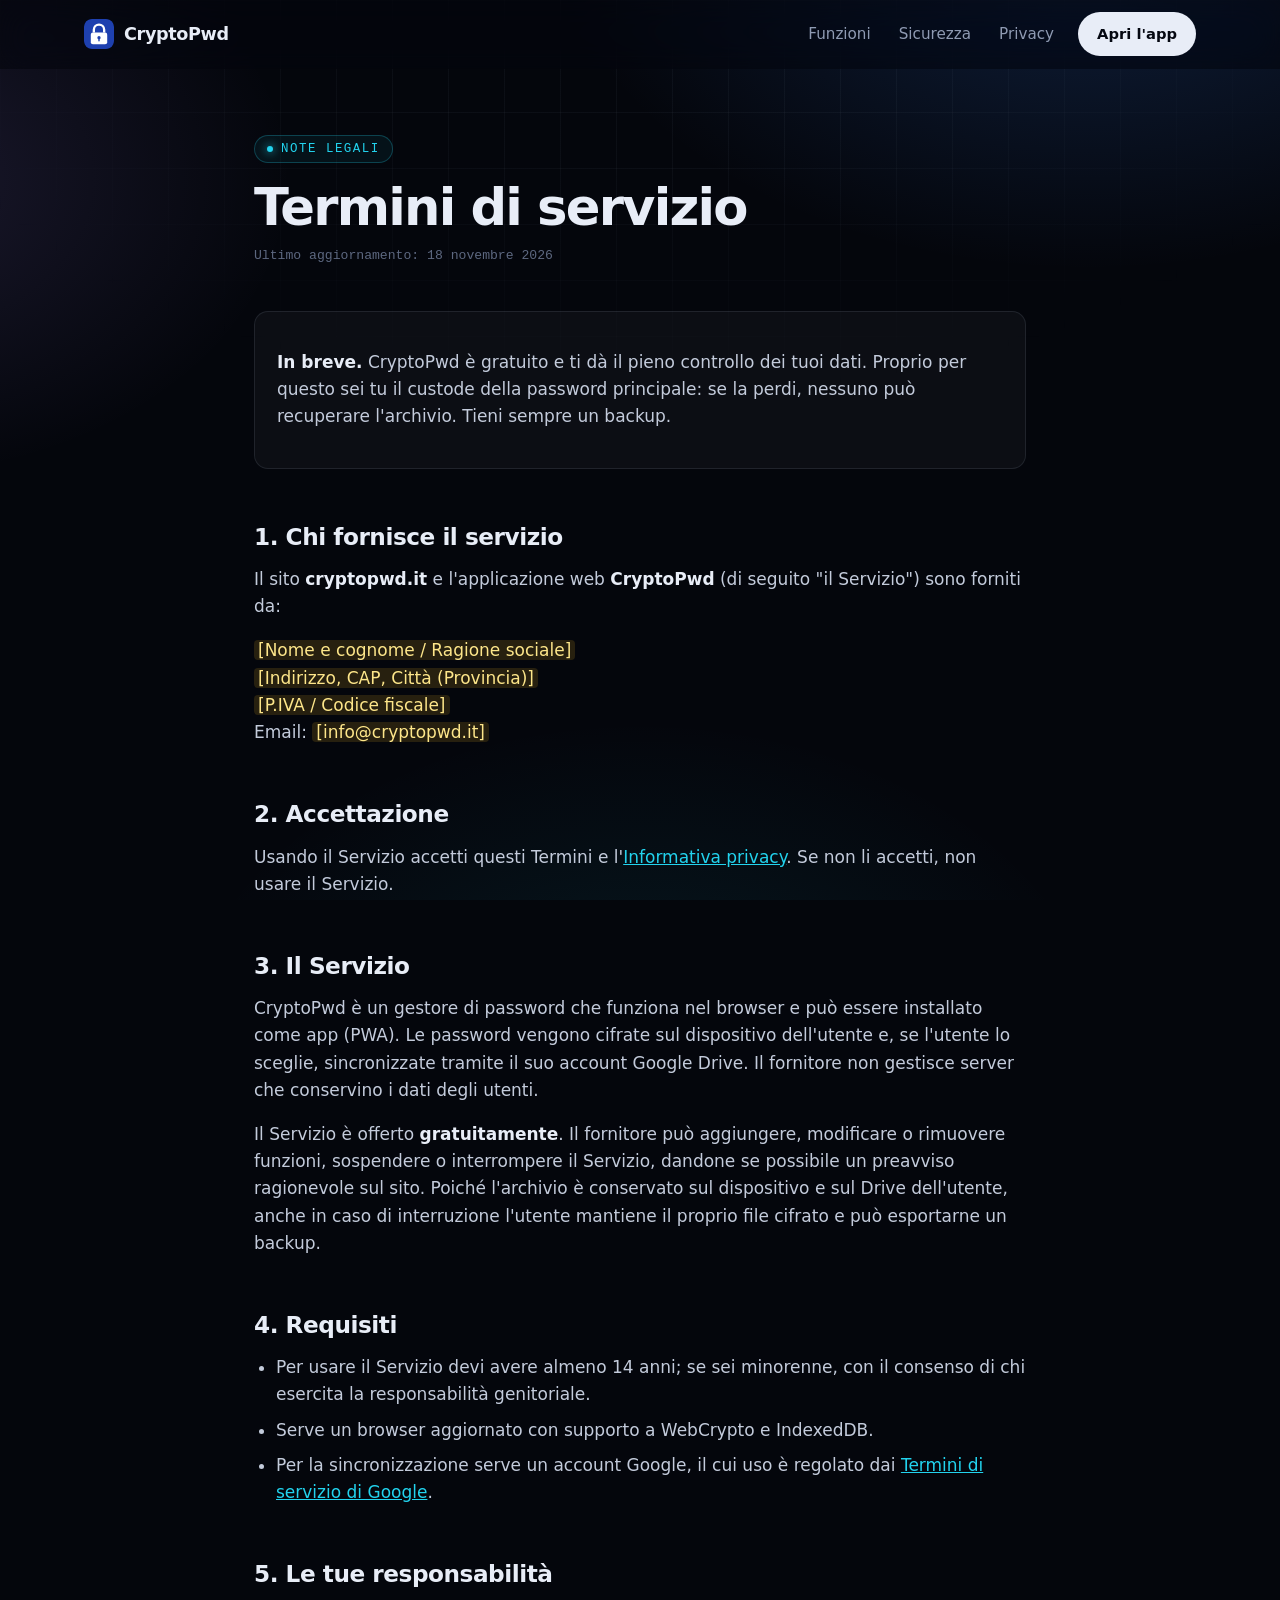
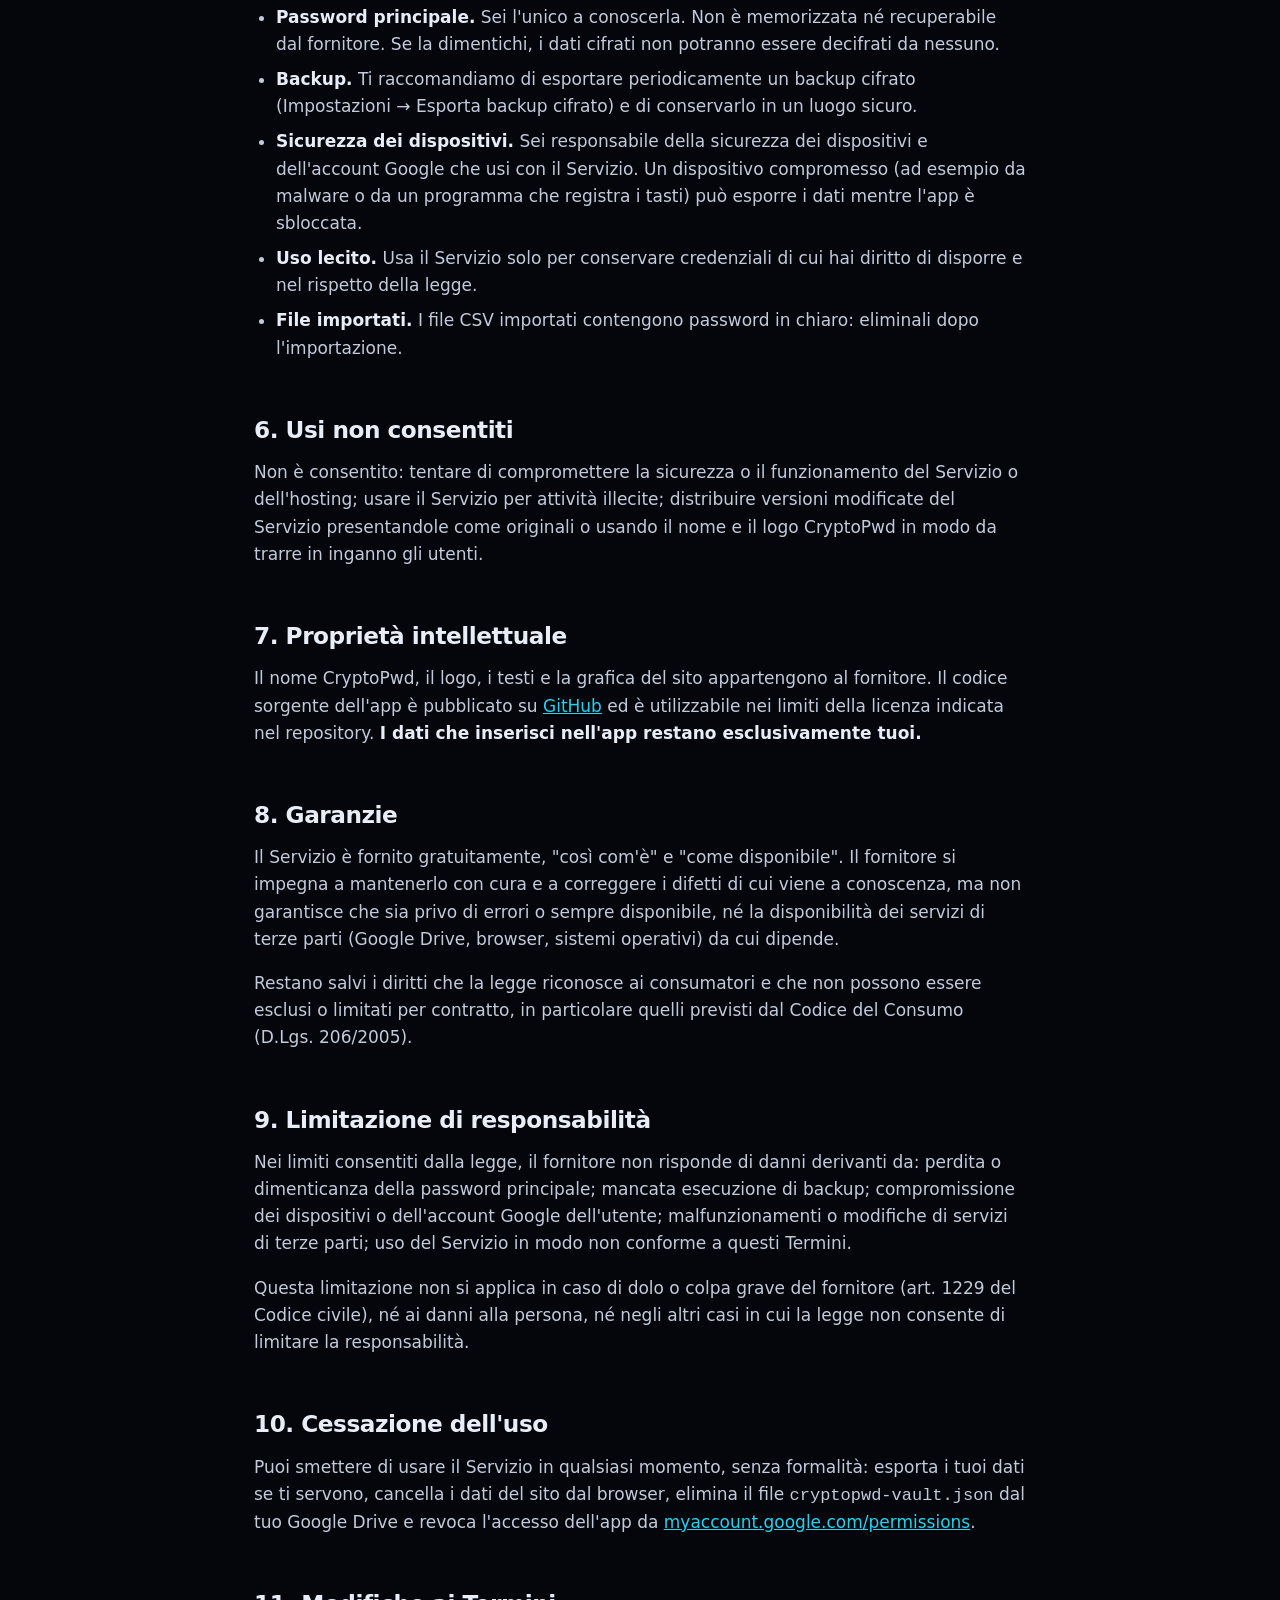
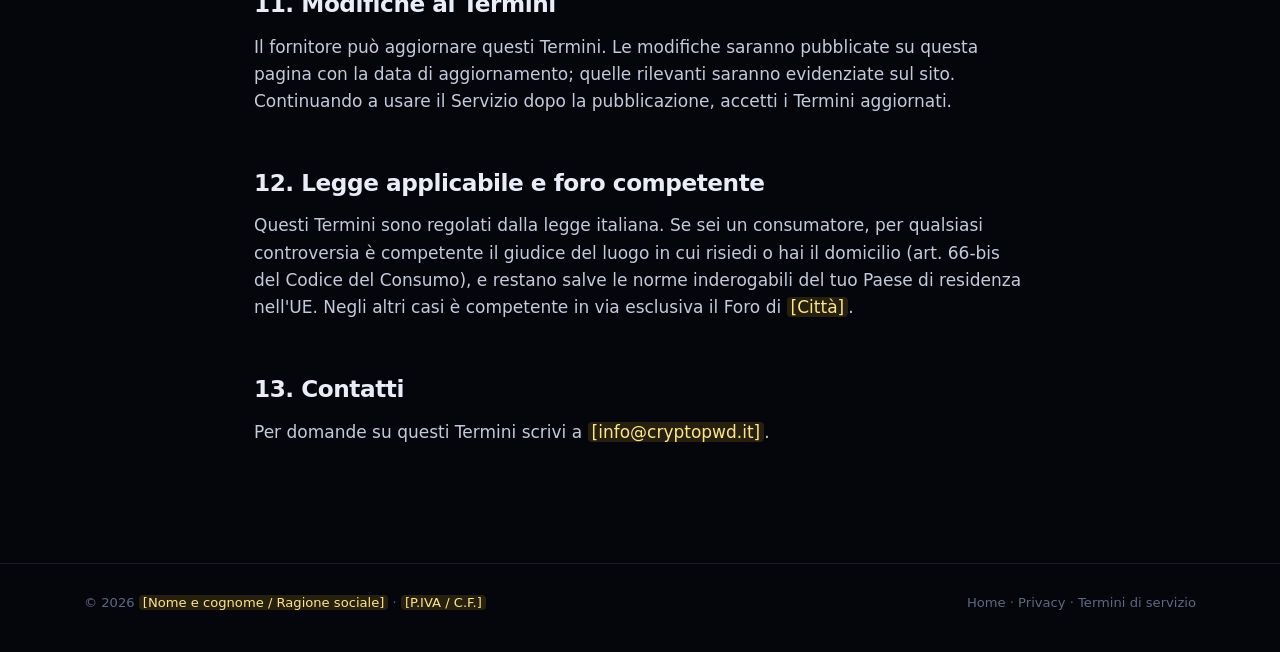
<file: termini/index.html>
<!doctype html>
<html lang="it" class="no-js">
<head>
  <meta charset="utf-8">
  <meta name="viewport" content="width=device-width, initial-scale=1, viewport-fit=cover">
  <meta http-equiv="Content-Security-Policy" content="default-src 'self'; script-src 'self'; style-src 'self'; img-src 'self' data:; object-src 'none'; base-uri 'none'; form-action 'none'; frame-ancestors 'none'">
  <meta name="referrer" content="strict-origin-when-cross-origin">
  <title>Termini di servizio — CryptoPwd</title>
  <meta name="description" content="Termini e condizioni d'uso dell'app CryptoPwd e del sito cryptopwd.it.">
  <meta name="theme-color" content="#04060c">
  <link rel="canonical" href="https://cryptopwd.it/termini/">
  <link rel="icon" href="../assets/icon.svg" type="image/svg+xml">
  <link rel="stylesheet" href="../assets/style.css">
  <script src="../assets/main.js" defer></script>
</head>
<body>
  <a class="skip" href="#main">Vai al contenuto</a>
  <div class="bg" aria-hidden="true"></div>

  <header class="header">
    <div class="wrap">
      <a class="brand" href="../" aria-label="CryptoPwd, home"><img src="../assets/icon.svg" alt="" width="30" height="30">CryptoPwd</a>
      <nav class="nav" id="nav" aria-label="Principale">
        <a href="../#funzioni">Funzioni</a>
        <a href="../#sicurezza">Sicurezza</a>
        <a href="../privacy/">Privacy</a>
      </nav>
      <a class="btn btn-primary btn-cta" href="https://app.cryptopwd.it/">Apri l'app</a>
      <button class="menu-btn" type="button" aria-controls="nav" aria-expanded="false" aria-label="Apri il menu">
        <svg width="20" height="20" viewBox="0 0 24 24" fill="none" stroke="currentColor" stroke-width="2" stroke-linecap="round" aria-hidden="true"><path d="M4 7h16M4 12h16M4 17h16"/></svg>
      </button>
    </div>
  </header>

  <main id="main" class="legal">
    <div class="wrap">
      <span class="eyebrow">Note legali</span>
      <h1>Termini di servizio</h1>
      <p class="updated">Ultimo aggiornamento: 18 novembre 2026</p>

      <div class="box">
        <p><strong>In breve.</strong> CryptoPwd è gratuito e ti dà il pieno controllo dei tuoi dati. Proprio per questo sei tu il custode della password principale: se la perdi, nessuno può recuperare l'archivio. Tieni sempre un backup.</p>
      </div>

      <h2 id="fornitore">1. Chi fornisce il servizio</h2>
      <p>Il sito <strong>cryptopwd.it</strong> e l'applicazione web <strong>CryptoPwd</strong> (di seguito "il Servizio") sono forniti da:</p>
      <p><em class="fill">[Nome e cognome / Ragione sociale]</em><br>
        <em class="fill">[Indirizzo, CAP, Città (Provincia)]</em><br>
        <em class="fill">[P.IVA / Codice fiscale]</em><br>
        Email: <em class="fill">[info@cryptopwd.it]</em></p>

      <h2 id="accettazione">2. Accettazione</h2>
      <p>Usando il Servizio accetti questi Termini e l'<a href="../privacy/">Informativa privacy</a>. Se non li accetti, non usare il Servizio.</p>

      <h2 id="servizio">3. Il Servizio</h2>
      <p>CryptoPwd è un gestore di password che funziona nel browser e può essere installato come app (PWA). Le password vengono cifrate sul dispositivo dell'utente e, se l'utente lo sceglie, sincronizzate tramite il suo account Google Drive. Il fornitore non gestisce server che conservino i dati degli utenti.</p>
      <p>Il Servizio è offerto <strong>gratuitamente</strong>. Il fornitore può aggiungere, modificare o rimuovere funzioni, sospendere o interrompere il Servizio, dandone se possibile un preavviso ragionevole sul sito. Poiché l'archivio è conservato sul dispositivo e sul Drive dell'utente, anche in caso di interruzione l'utente mantiene il proprio file cifrato e può esportarne un backup.</p>

      <h2 id="requisiti">4. Requisiti</h2>
      <ul>
        <li>Per usare il Servizio devi avere almeno 14 anni; se sei minorenne, con il consenso di chi esercita la responsabilità genitoriale.</li>
        <li>Serve un browser aggiornato con supporto a WebCrypto e IndexedDB.</li>
        <li>Per la sincronizzazione serve un account Google, il cui uso è regolato dai <a href="https://policies.google.com/terms?hl=it" rel="noopener">Termini di servizio di Google</a>.</li>
      </ul>

      <h2 id="responsabilita-utente">5. Le tue responsabilità</h2>
      <ul>
        <li><strong>Password principale.</strong> Sei l'unico a conoscerla. Non è memorizzata né recuperabile dal fornitore. Se la dimentichi, i dati cifrati non potranno essere decifrati da nessuno.</li>
        <li><strong>Backup.</strong> Ti raccomandiamo di esportare periodicamente un backup cifrato (Impostazioni → Esporta backup cifrato) e di conservarlo in un luogo sicuro.</li>
        <li><strong>Sicurezza dei dispositivi.</strong> Sei responsabile della sicurezza dei dispositivi e dell'account Google che usi con il Servizio. Un dispositivo compromesso (ad esempio da malware o da un programma che registra i tasti) può esporre i dati mentre l'app è sbloccata.</li>
        <li><strong>Uso lecito.</strong> Usa il Servizio solo per conservare credenziali di cui hai diritto di disporre e nel rispetto della legge.</li>
        <li><strong>File importati.</strong> I file CSV importati contengono password in chiaro: eliminali dopo l'importazione.</li>
      </ul>

      <h2 id="divieti">6. Usi non consentiti</h2>
      <p>Non è consentito: tentare di compromettere la sicurezza o il funzionamento del Servizio o dell'hosting; usare il Servizio per attività illecite; distribuire versioni modificate del Servizio presentandole come originali o usando il nome e il logo CryptoPwd in modo da trarre in inganno gli utenti.</p>

      <h2 id="proprieta">7. Proprietà intellettuale</h2>
      <p>Il nome CryptoPwd, il logo, i testi e la grafica del sito appartengono al fornitore. Il codice sorgente dell'app è pubblicato su <a href="https://github.com/adrimas87/cryptopwd" rel="noopener">GitHub</a> ed è utilizzabile nei limiti della licenza indicata nel repository. <strong>I dati che inserisci nell'app restano esclusivamente tuoi.</strong></p>

      <h2 id="garanzie">8. Garanzie</h2>
      <p>Il Servizio è fornito gratuitamente, "così com'è" e "come disponibile". Il fornitore si impegna a mantenerlo con cura e a correggere i difetti di cui viene a conoscenza, ma non garantisce che sia privo di errori o sempre disponibile, né la disponibilità dei servizi di terze parti (Google Drive, browser, sistemi operativi) da cui dipende.</p>
      <p>Restano salvi i diritti che la legge riconosce ai consumatori e che non possono essere esclusi o limitati per contratto, in particolare quelli previsti dal Codice del Consumo (D.Lgs. 206/2005).</p>

      <h2 id="limitazione">9. Limitazione di responsabilità</h2>
      <p>Nei limiti consentiti dalla legge, il fornitore non risponde di danni derivanti da: perdita o dimenticanza della password principale; mancata esecuzione di backup; compromissione dei dispositivi o dell'account Google dell'utente; malfunzionamenti o modifiche di servizi di terze parti; uso del Servizio in modo non conforme a questi Termini.</p>
      <p>Questa limitazione non si applica in caso di dolo o colpa grave del fornitore (art. 1229 del Codice civile), né ai danni alla persona, né negli altri casi in cui la legge non consente di limitare la responsabilità.</p>

      <h2 id="recesso">10. Cessazione dell'uso</h2>
      <p>Puoi smettere di usare il Servizio in qualsiasi momento, senza formalità: esporta i tuoi dati se ti servono, cancella i dati del sito dal browser, elimina il file <span class="mono">cryptopwd-vault.json</span> dal tuo Google Drive e revoca l'accesso dell'app da <a href="https://myaccount.google.com/permissions" rel="noopener">myaccount.google.com/permissions</a>.</p>

      <h2 id="modifiche">11. Modifiche ai Termini</h2>
      <p>Il fornitore può aggiornare questi Termini. Le modifiche saranno pubblicate su questa pagina con la data di aggiornamento; quelle rilevanti saranno evidenziate sul sito. Continuando a usare il Servizio dopo la pubblicazione, accetti i Termini aggiornati.</p>

      <h2 id="legge">12. Legge applicabile e foro competente</h2>
      <p>Questi Termini sono regolati dalla legge italiana. Se sei un consumatore, per qualsiasi controversia è competente il giudice del luogo in cui risiedi o hai il domicilio (art. 66-bis del Codice del Consumo), e restano salve le norme inderogabili del tuo Paese di residenza nell'UE. Negli altri casi è competente in via esclusiva il Foro di <em class="fill">[Città]</em>.</p>

      <h2 id="contatti">13. Contatti</h2>
      <p>Per domande su questi Termini scrivi a <em class="fill">[info@cryptopwd.it]</em>.</p>
    </div>
  </main>

  <footer class="footer">
    <div class="wrap">
      <div class="footer-bottom">
        <span>© <span data-year>2026</span> <em class="fill">[Nome e cognome / Ragione sociale]</em> · <em class="fill">[P.IVA / C.F.]</em></span>
        <span><a href="../">Home</a> · <a href="../privacy/">Privacy</a> · <a href="./">Termini di servizio</a></span>
      </div>
    </div>
  </footer>
</body>
</html>
</file>
<file: assets/style.css>
/* CryptoPwd — sito vetrina. Nessuna risorsa esterna: niente font, CDN o tracker di terze parti. */
:root {
  --bg: #04060c;
  --bg-2: #080c17;
  --surface: rgba(255, 255, 255, .035);
  --surface-strong: rgba(255, 255, 255, .06);
  --border: rgba(148, 163, 184, .14);
  --border-strong: rgba(148, 163, 184, .28);
  --text: #e8edf7;
  --muted: #8f9bb3;
  --dim: #5d6880;
  --blue: #3b82f6;
  --cyan: #22d3ee;
  --violet: #a78bfa;
  --green: #34d399;
  --grad: linear-gradient(120deg, #60a5fa 0%, #22d3ee 45%, #a78bfa 100%);
  --radius: 20px;
  --mono: ui-monospace, "SF Mono", "Cascadia Code", "JetBrains Mono", Consolas, monospace;
  --sans: "Inter", system-ui, -apple-system, "Segoe UI", Roboto, "Helvetica Neue", sans-serif;
  --max: 1160px;
  color-scheme: dark;
}

* { box-sizing: border-box; }
html { scroll-behavior: smooth; -webkit-text-size-adjust: 100%; }
body {
  margin: 0;
  background: var(--bg);
  color: var(--text);
  font: 17px/1.6 var(--sans);
  -webkit-font-smoothing: antialiased;
  overflow-x: hidden;
}
img, svg { display: block; max-width: 100%; }
a { color: inherit; }
::selection { background: rgba(34, 211, 238, .3); }
:focus-visible { outline: 2px solid var(--cyan); outline-offset: 3px; border-radius: 6px; }

.skip { position: absolute; left: -9999px; top: 8px; z-index: 100; background: var(--text); color: var(--bg); padding: 8px 14px; border-radius: 8px; }
.skip:focus { left: 16px; }

.wrap { width: 100%; max-width: var(--max); margin: 0 auto; padding: 0 24px; }
@media (max-width: 600px) { .wrap { padding: 0 16px; } }

/* ---------- Sfondo ---------- */
.bg {
  position: fixed; inset: 0; z-index: -1; pointer-events: none;
  background:
    radial-gradient(900px 600px at 85% -10%, rgba(59, 130, 246, .22), transparent 60%),
    radial-gradient(700px 500px at -10% 20%, rgba(167, 139, 250, .14), transparent 60%),
    radial-gradient(800px 600px at 50% 120%, rgba(34, 211, 238, .10), transparent 60%),
    var(--bg);
}
.bg::after {
  content: ""; position: absolute; inset: 0;
  background-image:
    linear-gradient(rgba(148, 163, 184, .06) 1px, transparent 1px),
    linear-gradient(90deg, rgba(148, 163, 184, .06) 1px, transparent 1px);
  background-size: 56px 56px;
  mask-image: radial-gradient(ellipse 80% 60% at 50% 0%, #000 30%, transparent 75%);
  -webkit-mask-image: radial-gradient(ellipse 80% 60% at 50% 0%, #000 30%, transparent 75%);
}

/* ---------- Header ---------- */
.header {
  position: sticky; top: 0; z-index: 50;
  backdrop-filter: blur(16px) saturate(140%);
  -webkit-backdrop-filter: blur(16px) saturate(140%);
  background: rgba(4, 6, 12, .6);
  border-bottom: 1px solid transparent;
  transition: border-color .3s;
}
.header.scrolled { border-bottom-color: var(--border); }
.header .wrap { display: flex; align-items: center; gap: 24px; height: 68px; }
.brand { display: flex; align-items: center; gap: 10px; font-weight: 700; letter-spacing: -.02em; text-decoration: none; font-size: 1.1rem; }
.brand img { width: 30px; height: 30px; border-radius: 8px; }
.brand span { color: var(--muted); font-weight: 500; }
.nav { display: flex; gap: 28px; margin-left: auto; }
.nav a { color: var(--muted); text-decoration: none; font-size: .95rem; transition: color .2s; }
.nav a:hover { color: var(--text); }
.header .btn { padding: 9px 18px; font-size: .92rem; }
.menu-btn { display: none; margin-left: auto; background: none; border: 1px solid var(--border); color: var(--text); border-radius: 10px; width: 42px; height: 42px; cursor: pointer; }
.menu-btn svg { margin: auto; }
@media (max-width: 860px) {
  .menu-btn { display: block; }
  .nav { display: none; position: absolute; top: 68px; left: 0; right: 0; flex-direction: column; gap: 0; padding: 8px 16px 16px; background: rgba(4, 6, 12, .96); border-bottom: 1px solid var(--border); }
  .nav.open { display: flex; }
  .nav a { padding: 12px 0; border-bottom: 1px solid var(--border); }
  .header .btn-cta { display: none; }
}

/* ---------- Bottoni ---------- */
.btn {
  display: inline-flex; align-items: center; justify-content: center; gap: 8px;
  padding: 14px 24px; border-radius: 999px; font-weight: 600; font-size: 1rem;
  text-decoration: none; border: 1px solid transparent; cursor: pointer;
  transition: transform .2s, box-shadow .2s, background .2s, border-color .2s;
}
.btn-primary { background: var(--text); color: #050811; box-shadow: 0 0 0 0 rgba(34, 211, 238, 0); }
.btn-primary:hover { transform: translateY(-1px); box-shadow: 0 8px 40px -8px rgba(34, 211, 238, .55); }
.btn-ghost { border-color: var(--border-strong); color: var(--text); background: var(--surface); }
.btn-ghost:hover { border-color: var(--text); }
.btn svg { width: 18px; height: 18px; }

/* ---------- Tipografia ---------- */
.eyebrow {
  display: inline-flex; align-items: center; gap: 8px;
  font: 500 .78rem/1 var(--mono); letter-spacing: .12em; text-transform: uppercase;
  color: var(--cyan); padding: 7px 12px; border: 1px solid rgba(34, 211, 238, .25);
  border-radius: 999px; background: rgba(34, 211, 238, .06);
}
.eyebrow::before { content: ""; width: 6px; height: 6px; border-radius: 50%; background: var(--cyan); box-shadow: 0 0 10px var(--cyan); }
h1, h2, h3 { letter-spacing: -.035em; line-height: 1.05; margin: 0; }
h1 { font-size: clamp(2.6rem, 7vw, 5.2rem); font-weight: 750; }
h2 { font-size: clamp(2rem, 4.6vw, 3.3rem); font-weight: 700; }
h3 { font-size: 1.2rem; letter-spacing: -.02em; line-height: 1.3; font-weight: 650; }
.grad { background: var(--grad); -webkit-background-clip: text; background-clip: text; color: transparent; }
.lead { font-size: clamp(1.05rem, 1.6vw, 1.25rem); color: var(--muted); max-width: 620px; }
.muted { color: var(--muted); }
.mono { font-family: var(--mono); }

section { padding: 120px 0; position: relative; }
@media (max-width: 700px) { section { padding: 80px 0; } }
.section-head { max-width: 720px; margin-bottom: 56px; }
.section-head h2 { margin: 18px 0 16px; }
.center { text-align: center; margin-left: auto; margin-right: auto; }
.center .lead { margin-left: auto; margin-right: auto; }

/* ---------- Hero ---------- */
.hero { padding: 90px 0 110px; }
.hero .wrap { display: grid; grid-template-columns: 1.1fr .9fr; gap: 56px; align-items: center; }
.hero h1 { margin: 22px 0 22px; }
.hero-actions { display: flex; gap: 12px; flex-wrap: wrap; margin-top: 34px; }
.hero-meta { display: flex; gap: 22px; flex-wrap: wrap; margin-top: 38px; color: var(--dim); font: 500 .8rem/1 var(--mono); letter-spacing: .06em; text-transform: uppercase; }
.hero-meta span { display: inline-flex; align-items: center; gap: 8px; }
.hero-meta span::before { content: "✓"; color: var(--green); }
@media (max-width: 960px) { .hero .wrap { grid-template-columns: 1fr; } .hero { padding-top: 56px; } }

/* Terminale di cifratura */
.vault-card {
  position: relative; border-radius: 24px; padding: 1px;
  background: linear-gradient(140deg, rgba(96, 165, 250, .6), rgba(148, 163, 184, .08) 40%, rgba(167, 139, 250, .5));
  box-shadow: 0 40px 120px -30px rgba(59, 130, 246, .45);
}
.vault-inner { border-radius: 23px; background: linear-gradient(180deg, #0b1122, #070a14); padding: 22px; overflow: hidden; }
.vault-top { display: flex; align-items: center; gap: 8px; margin-bottom: 20px; }
.vault-top i { width: 11px; height: 11px; border-radius: 50%; background: #1e293b; }
.vault-top b { margin-left: auto; font: 500 .72rem/1 var(--mono); color: var(--dim); letter-spacing: .08em; }
.entry { display: flex; align-items: center; gap: 14px; padding: 14px; border-radius: 14px; background: var(--surface); border: 1px solid var(--border); margin-bottom: 10px; }
.entry-ico { flex: none; width: 40px; height: 40px; border-radius: 11px; display: grid; place-items: center; font-weight: 700; font-size: .95rem; }
.entry-ico.a { background: rgba(59, 130, 246, .16); color: #93c5fd; }
.entry-ico.b { background: rgba(167, 139, 250, .16); color: #c4b5fd; }
.entry-ico.c { background: rgba(52, 211, 153, .14); color: #6ee7b7; }
.entry-txt { min-width: 0; flex: 1; }
.entry-txt strong { display: block; font-size: .95rem; font-weight: 600; }
.entry-txt small { color: var(--muted); font-size: .8rem; }
.entry-pwd { font: .85rem var(--mono); color: var(--dim); letter-spacing: .12em; }
.cipher-box { margin-top: 18px; padding: 16px; border-radius: 14px; background: rgba(2, 4, 10, .7); border: 1px dashed rgba(34, 211, 238, .25); font: .78rem/1.65 var(--mono); }
.cipher-box .k { color: var(--dim); }
.cipher-box .v { color: var(--cyan); word-break: break-all; }
.cipher-box .p { color: #fbbf24; }
.cipher-row { display: flex; gap: 10px; }
.cipher-row + .cipher-row { margin-top: 4px; }
.cipher-row .k { flex: none; width: 54px; }
.vault-status { display: flex; align-items: center; gap: 8px; margin-top: 16px; font: .75rem var(--mono); color: var(--green); }
.pulse { width: 8px; height: 8px; border-radius: 50%; background: var(--green); box-shadow: 0 0 0 0 rgba(52, 211, 153, .6); animation: pulse 2s infinite; }
@keyframes pulse { 70% { box-shadow: 0 0 0 10px rgba(52, 211, 153, 0); } 100% { box-shadow: 0 0 0 0 rgba(52, 211, 153, 0); } }

/* ---------- Striscia tecnica ---------- */
.ticker { border-block: 1px solid var(--border); padding: 22px 0; overflow: hidden; background: rgba(255, 255, 255, .015); }
.ticker-track { display: flex; gap: 56px; width: max-content; animation: ticker 40s linear infinite; }
.ticker-track span { font: 500 .85rem var(--mono); color: var(--muted); white-space: nowrap; letter-spacing: .04em; }
.ticker-track span b { color: var(--text); font-weight: 600; }
@keyframes ticker { to { transform: translateX(-50%); } }

/* ---------- Griglia funzioni ---------- */
.bento { display: grid; grid-template-columns: repeat(6, 1fr); gap: 16px; }
.tile {
  position: relative; grid-column: span 2; padding: 30px; border-radius: var(--radius);
  background: var(--surface); border: 1px solid var(--border); overflow: hidden;
  transition: border-color .3s, transform .3s;
}
.tile:hover { border-color: var(--border-strong); transform: translateY(-2px); }
.tile.wide { grid-column: span 3; }
.tile.full { grid-column: span 6; }
.tile::before {
  content: ""; position: absolute; inset: 0; pointer-events: none; opacity: 0; transition: opacity .3s;
  background: radial-gradient(400px circle at var(--mx, 50%) var(--my, 0%), rgba(96, 165, 250, .12), transparent 60%);
}
.tile:hover::before { opacity: 1; }
.tile .ico { width: 46px; height: 46px; border-radius: 13px; display: grid; place-items: center; margin-bottom: 22px; background: rgba(59, 130, 246, .1); border: 1px solid rgba(59, 130, 246, .25); color: #93c5fd; }
.tile .ico svg { width: 22px; height: 22px; }
.tile h3 { margin-bottom: 10px; }
.tile p { margin: 0; color: var(--muted); font-size: .97rem; }
@media (max-width: 960px) { .tile, .tile.wide { grid-column: span 3; } }
@media (max-width: 640px) { .bento { grid-template-columns: 1fr; } .tile, .tile.wide, .tile.full { grid-column: auto; } }

/* ---------- Flusso di sincronizzazione ---------- */
.flow { display: grid; grid-template-columns: 1fr auto 1fr auto 1fr; align-items: center; gap: 12px; margin-top: 20px; }
.node { padding: 26px 22px; border-radius: var(--radius); background: var(--surface); border: 1px solid var(--border); text-align: center; }
.node.cloud { border-color: rgba(34, 211, 238, .35); background: rgba(34, 211, 238, .05); }
.node svg { width: 34px; height: 34px; margin: 0 auto 14px; color: var(--cyan); }
.node strong { display: block; font-size: 1.02rem; }
.node small { display: block; color: var(--muted); font: .78rem/1.5 var(--mono); margin-top: 6px; }
.link { width: 72px; height: 2px; position: relative; background: linear-gradient(90deg, transparent, rgba(34, 211, 238, .5), transparent); }
.link::after { content: ""; position: absolute; top: -3px; left: 0; width: 8px; height: 8px; border-radius: 50%; background: var(--cyan); box-shadow: 0 0 12px var(--cyan); animation: travel 2.4s ease-in-out infinite alternate; }
@keyframes travel { to { left: calc(100% - 8px); } }
.flow-note { margin-top: 26px; text-align: center; color: var(--muted); font: .85rem var(--mono); }
.flow-note b { color: #fbbf24; font-weight: 500; }
@media (max-width: 860px) {
  .flow { grid-template-columns: 1fr; }
  .link { width: 2px; height: 40px; margin: 0 auto; background: linear-gradient(180deg, transparent, rgba(34, 211, 238, .5), transparent); }
  .link::after { left: -3px; top: 0; animation-name: travel-v; }
  @keyframes travel-v { to { top: calc(100% - 8px); } }
}

/* ---------- Sicurezza ---------- */
.split { display: grid; grid-template-columns: .9fr 1.1fr; gap: 64px; align-items: start; }
@media (max-width: 960px) { .split { grid-template-columns: 1fr; gap: 40px; } }
.spec { border-radius: var(--radius); border: 1px solid var(--border); overflow: hidden; background: var(--surface); }
.spec-row { display: grid; grid-template-columns: 200px 1fr; gap: 20px; padding: 18px 24px; border-bottom: 1px solid var(--border); }
.spec-row:last-child { border-bottom: 0; }
.spec-row dt { font: 500 .8rem/1.6 var(--mono); color: var(--dim); text-transform: uppercase; letter-spacing: .06em; }
.spec-row dd { margin: 0; font-size: .97rem; }
.spec-row dd code { font: .88rem var(--mono); color: var(--cyan); }
@media (max-width: 600px) { .spec-row { grid-template-columns: 1fr; gap: 4px; padding: 16px 18px; } }
.checklist { list-style: none; padding: 0; margin: 28px 0 0; display: grid; gap: 14px; }
.checklist li { display: flex; gap: 12px; color: var(--muted); }
.checklist li::before { content: ""; flex: none; width: 20px; height: 20px; margin-top: 3px; border-radius: 6px; background: rgba(52, 211, 153, .15) url("data:image/svg+xml,%3Csvg xmlns='http://www.w3.org/2000/svg' viewBox='0 0 20 20' fill='none' stroke='%2334d399' stroke-width='2.4' stroke-linecap='round' stroke-linejoin='round'%3E%3Cpath d='M5 10.5l3.2 3L15 6.5'/%3E%3C/svg%3E") center/14px no-repeat; }
.checklist li strong { color: var(--text); font-weight: 600; }
.warning { margin-top: 28px; padding: 18px 20px; border-radius: 14px; border: 1px solid rgba(251, 191, 36, .3); background: rgba(251, 191, 36, .06); color: #fde68a; font-size: .95rem; }

/* ---------- Installazione ---------- */
.steps { display: grid; grid-template-columns: repeat(3, 1fr); gap: 16px; counter-reset: s; }
.step { padding: 30px; border-radius: var(--radius); background: var(--surface); border: 1px solid var(--border); }
.step::before { counter-increment: s; content: "0" counter(s); display: block; font: 600 .85rem var(--mono); color: var(--cyan); margin-bottom: 18px; }
.step h3 { margin-bottom: 10px; }
.step p { margin: 0; color: var(--muted); font-size: .97rem; }
.platforms { display: grid; grid-template-columns: repeat(3, 1fr); gap: 16px; margin-top: 16px; }
.platform { display: flex; gap: 16px; align-items: flex-start; padding: 22px 24px; border-radius: var(--radius); border: 1px solid var(--border); }
.platform svg { flex: none; width: 26px; height: 26px; color: var(--muted); margin-top: 2px; }
.platform strong { display: block; font-size: .98rem; }
.platform span { color: var(--muted); font-size: .9rem; }
@media (max-width: 860px) { .steps, .platforms { grid-template-columns: 1fr; } }

/* ---------- FAQ ---------- */
.faq { max-width: 820px; margin: 0 auto; }
.faq details { border-bottom: 1px solid var(--border); }
.faq summary { list-style: none; cursor: pointer; padding: 24px 40px 24px 0; font-size: 1.1rem; font-weight: 600; letter-spacing: -.01em; position: relative; }
.faq summary::-webkit-details-marker { display: none; }
.faq summary::after { content: "+"; position: absolute; right: 4px; top: 50%; transform: translateY(-50%); font: 300 1.6rem var(--mono); color: var(--muted); transition: transform .25s; }
.faq details[open] summary::after { transform: translateY(-50%) rotate(45deg); }
.faq details p { margin: 0 0 24px; color: var(--muted); max-width: 700px; }

/* ---------- CTA ---------- */
.cta-box {
  position: relative; text-align: center; padding: 90px 32px; border-radius: 32px; overflow: hidden;
  border: 1px solid var(--border-strong);
  background: radial-gradient(600px 300px at 50% 0%, rgba(59, 130, 246, .3), transparent 70%), linear-gradient(180deg, #0a1020, #060912);
}
.cta-box h2 { max-width: 760px; margin: 0 auto 18px; }
.cta-box .hero-actions { justify-content: center; }
@media (max-width: 600px) { .cta-box { padding: 64px 20px; border-radius: 24px; } }

/* ---------- Footer ---------- */
.footer { border-top: 1px solid var(--border); padding: 56px 0 40px; color: var(--muted); font-size: .9rem; }
.footer-grid { display: grid; grid-template-columns: 1.5fr 1fr 1fr; gap: 40px; }
.footer h4 { margin: 0 0 14px; color: var(--text); font-size: .85rem; font-family: var(--mono); font-weight: 500; text-transform: uppercase; letter-spacing: .08em; }
.footer ul { list-style: none; padding: 0; margin: 0; display: grid; gap: 10px; }
.footer a { text-decoration: none; transition: color .2s; }
.footer a:hover { color: var(--text); }
.footer p { margin: 12px 0 0; max-width: 360px; }
.footer-bottom { display: flex; justify-content: space-between; gap: 16px; flex-wrap: wrap; margin-top: 48px; padding-top: 24px; border-top: 1px solid var(--border); font-size: .82rem; color: var(--dim); }
@media (max-width: 760px) { .footer-grid { grid-template-columns: 1fr; gap: 32px; } }

/* ---------- Pagine legali ---------- */
.legal { padding: 64px 0 100px; }
.legal .wrap { max-width: 820px; }
.legal h1 { font-size: clamp(2.2rem, 5vw, 3.2rem); margin: 18px 0 10px; }
.legal .updated { font: .82rem var(--mono); color: var(--dim); margin-bottom: 48px; }
.legal h2 { font-size: 1.45rem; letter-spacing: -.02em; margin: 48px 0 14px; padding-top: 8px; }
.legal h3 { font-size: 1.05rem; margin: 26px 0 8px; }
.legal p, .legal li { color: #c3cbdb; }
.legal ul { padding-left: 22px; }
.legal li { margin-bottom: 8px; }
.legal a { color: var(--cyan); }
.legal strong { color: var(--text); }
.legal table { width: 100%; border-collapse: collapse; margin: 16px 0; font-size: .93rem; display: block; overflow-x: auto; }
.legal th, .legal td { text-align: left; padding: 12px 14px; border-bottom: 1px solid var(--border); vertical-align: top; }
.legal th { font: 500 .78rem var(--mono); text-transform: uppercase; letter-spacing: .06em; color: var(--dim); }
.legal .box { padding: 20px 22px; border-radius: 14px; border: 1px solid var(--border); background: var(--surface); margin: 20px 0; }
.legal .toc { padding: 20px 24px; border-radius: 14px; border: 1px solid var(--border); background: var(--surface); }
.legal .toc ol { margin: 0; padding-left: 20px; }
.legal .toc li { margin: 4px 0; }
/* Dati da completare prima della pubblicazione */
.fill { background: rgba(251, 191, 36, .14); color: #fde68a; border-radius: 4px; padding: 0 4px; font-style: normal; }

/* ---------- Animazioni in ingresso ---------- */
.reveal { opacity: 0; transform: translateY(24px); transition: opacity .8s cubic-bezier(.2, .7, .2, 1), transform .8s cubic-bezier(.2, .7, .2, 1); }
.reveal.in { opacity: 1; transform: none; }
.no-js .reveal { opacity: 1; transform: none; }

@media (prefers-reduced-motion: reduce) {
  html { scroll-behavior: auto; }
  *, *::before, *::after { animation: none !important; transition: none !important; }
  .reveal { opacity: 1; transform: none; }
}
.legal + .footer { padding-top: 28px; }
.legal + .footer .footer-bottom { margin-top: 0; padding-top: 0; border-top: 0; }
.hero-actions.centered { justify-content: center; }
</file>
